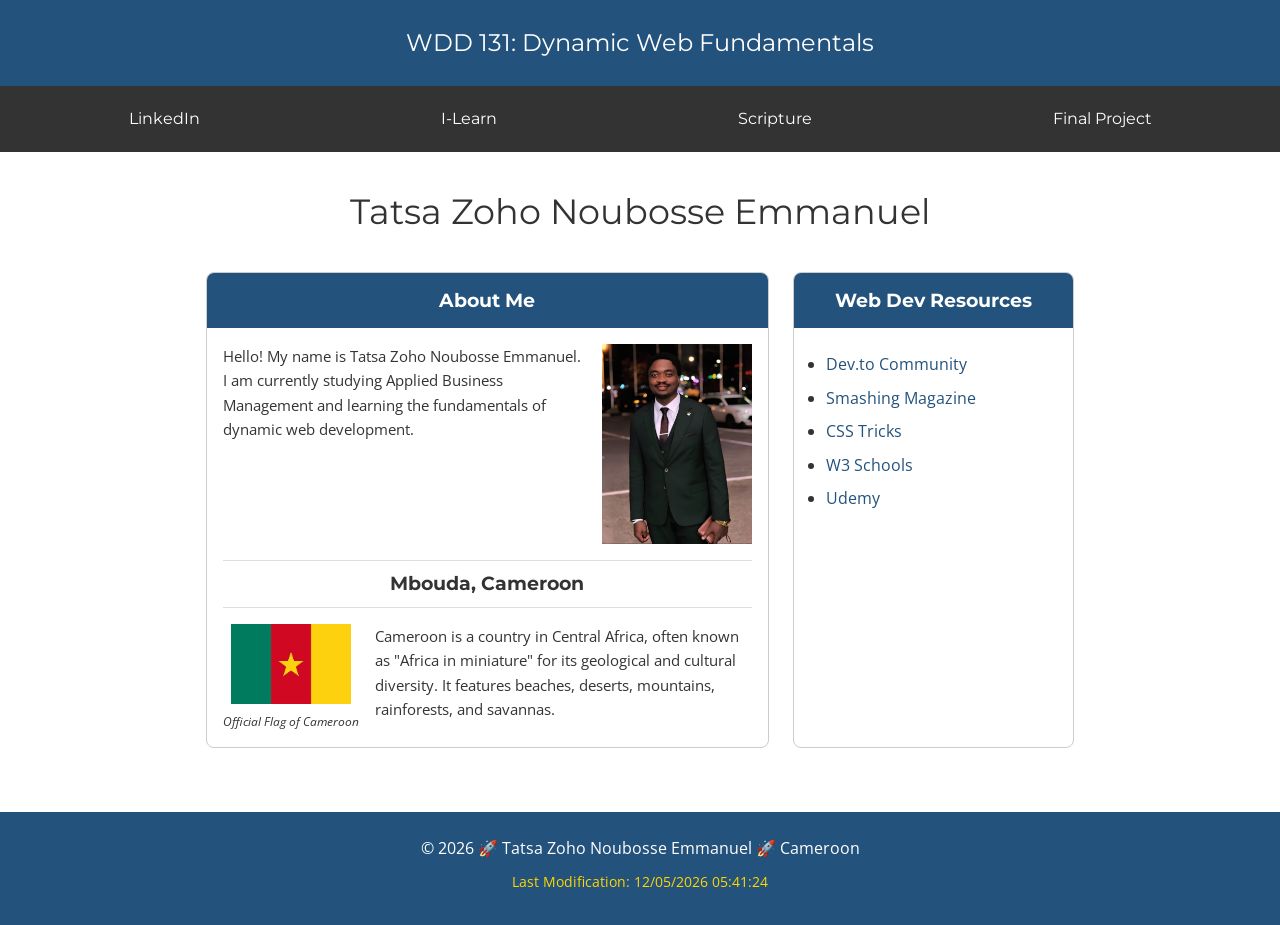
<file: index.html>
<!DOCTYPE html>
<html lang="en">
<head>
    <meta charset="UTF-8">
    <meta name="viewport" content="width=device-width, initial-scale=1.0">
    <title>WDD 131 - Dynamic Web Fundamentals - Tatsa Zoho Noubosse Emmanuel</title>
    <meta name="description" content="WDD 131 - Dynamic Web Fundamentals. Tatsa Zoho Noubosse Emmanuel. Course landing page demonstrating HTML, CSS, and JS fundamentals.">
    <meta name="author" content="Tatsa Zoho Noubosse Emmanuel">
    
    <!-- Google Fonts API -->
    <link rel="preconnect" href="https://fonts.googleapis.com">
    <link rel="preconnect" href="https://fonts.gstatic.com" crossorigin>
    <link href="https://fonts.googleapis.com/css2?family=Montserrat:wght@400;700&family=Open+Sans&display=swap" rel="stylesheet">
    
    <!-- Styles and Scripts -->
    <link rel="stylesheet" href="styles/base.css">
    <script src="scripts/getdates.js" defer></script>
</head>
<body>
    <header>
        <span id="course-title">WDD 131: Dynamic Web Fundamentals</span>
        <nav>
            <a href="https://www.linkedin.com/" target="_blank">LinkedIn</a>
            <a href="https://byupw.instructure.com/" target="_blank">I-Learn</a>
            <a href="https://www.churchofjesuschrist.org/study/scriptures/bofm/1-ne/3?lang=eng&id=p7#p7" target="_blank">Scripture</a>
            <a href="#">Final Project</a>
        </nav>
    </header>

    <main>
        <h1>Tatsa Zoho Noubosse Emmanuel</h1>
        
        <div class="card-grid">
            <!-- About Me Card -->
            <section class="card">
                <h2>About Me</h2>
                <div class="about-content">
                    <p>Hello! My name is Tatsa Zoho Noubosse Emmanuel. I am currently studying Applied Business Management and learning the fundamentals of dynamic web development.</p>
                    <img src="images/profile.jfif" alt="Profile picture of Tatsa Zoho Noubosse Emmanuel" width="150" height="200">
                </div>
                
                <h3>Mbouda, Cameroon</h3>
                <div class="country-info">
                    <div class="flag-container">
                        <img src="images/flag.jpg" alt="Flag of Cameroon" width="120" height="80">
                        <p class="caption">Official Flag of Cameroon</p>
                    </div>
                    <p>Cameroon is a country in Central Africa, often known as "Africa in miniature" for its geological and cultural diversity. It features beaches, deserts, mountains, rainforests, and savannas.</p>
                </div>
            </section>

            <!-- Web Dev Resources Card -->
            <section class="card">
                <h2>Web Dev Resources</h2>
                <ul>
                    <li><a href="https://dev.to/" target="_blank">Dev.to Community</a></li>
                    <li><a href="https://www.smashingmagazine.com/" target="_blank">Smashing Magazine</a></li>
                    <li><a href="https://css-tricks.com/" target="_blank">CSS Tricks</a></li>
                    <li><a href="https://www.w3schools.com/" target="_blank">W3 Schools</a></li>
                    <li><a href="https://www.udemy.com/" target="_blank">Udemy</a></li>
                </ul>
            </section>
        </div>
    </main>

    <footer>
        <p>&copy; <span id="currentyear"></span> 🚀 Tatsa Zoho Noubosse Emmanuel 🚀 Cameroon</p>
        <p id="lastModified"></p>
    </footer>
</body>
</html>
</file>
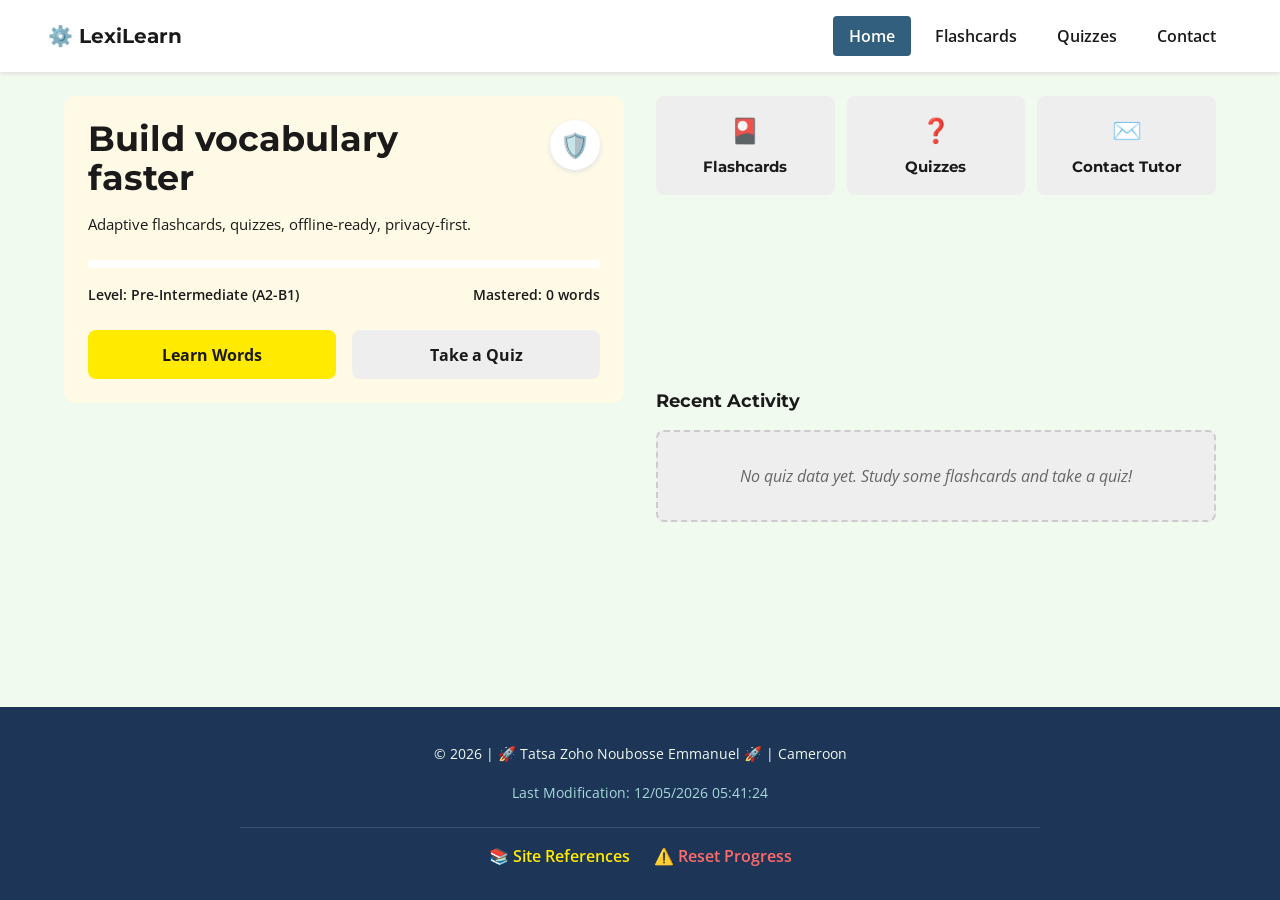
<file: project/index.html>
<!DOCTYPE html>
<html lang="en">
<head>
    <meta charset="UTF-8">
    <meta name="viewport" content="width=device-width, initial-scale=1.0">
    <title>LexiLearn - Interactive ESL Hub</title>
    <meta name="description" content="LexiLearn: Build conversational English vocabulary faster with interactive A2-B1 flashcards and quizzes.">
    <meta name="author" content="Tatsa Zoho Noubosse Emmanuel">
    
    <link rel="preconnect" href="https://fonts.googleapis.com">
    <link rel="preconnect" href="https://fonts.gstatic.com" crossorigin>
    <link href="https://fonts.googleapis.com/css2?family=Montserrat:wght@500;700&family=Open+Sans:wght@400;600&display=swap" rel="stylesheet">
    
    <link rel="stylesheet" href="styles/style.css">
    <script src="scripts/main.js" defer></script>
</head>
<body>
    <header>
        <div class="logo">
            <span class="icon">⚙️</span> LexiLearn
        </div>
        <button id="menu-btn" aria-label="Toggle Menu">☰</button>
        <nav id="main-nav" class="navigation">
            <a href="index.html" class="active">Home</a>
            <a href="study.html">Flashcards</a>
            <a href="quiz.html">Quizzes</a>
            <a href="contact.html">Contact</a>
        </nav>
    </header>

    <main>
        <section class="hero-card">
            <div class="hero-header">
                <h1>Build vocabulary faster</h1>
                <div class="shield-icon">🛡️</div>
            </div>
            <p class="subtitle">Adaptive flashcards, quizzes, offline-ready, privacy-first.</p>
            
            <div class="progress-bar">
                <div id="daily-progress" class="progress-fill"></div>
            </div>
            
            <div class="stats-row">
                <span>Level: Pre-Intermediate (A2-B1)</span>
                <span id="today-word-count">Mastered: 0 words</span>
            </div>

            <div class="action-buttons">
                <a href="study.html" class="btn primary-btn">Learn Words</a>
                <a href="quiz.html" class="btn secondary-btn">Take a Quiz</a>
            </div>
        </section>

        
        <section class="quick-links">
            <a href="study.html" class="link-card">
                <span class="card-icon">🎴</span>
                <h2>Flashcards</h2> 
            </a>
            <a href="quiz.html" class="link-card">
                <span class="card-icon">❓</span>
                <h2>Quizzes</h2> 
            </a>
            <a href="contact.html" class="link-card">
                <span class="card-icon">✉️</span>
                <h2>Contact Tutor</h2> 
            </a>
        </section>

        <section class="recent-sessions">
            <div class="section-header">
                <h2>Recent Activity</h2>
                <button id="see-all-btn" class="see-all">See all</button>
            </div>
            <div id="session-container"></div>
        </section>
    </main>

    <footer class="site-footer">
        <div class="footer-content">
            <p>&copy; <span id="currentyear"></span> | 🚀 Tatsa Zoho Noubosse Emmanuel 🚀 | Cameroon</p>
            <p id="lastModified" class="mod-date"></p>
            <div class="footer-actions">
                <a href="references.html" class="reference-link">📚 Site References</a>
                <button id="reset-btn" class="reset-link">⚠️ Reset Progress</button>
            </div>
        </div>
    </footer>
</body>
</html>
</file>
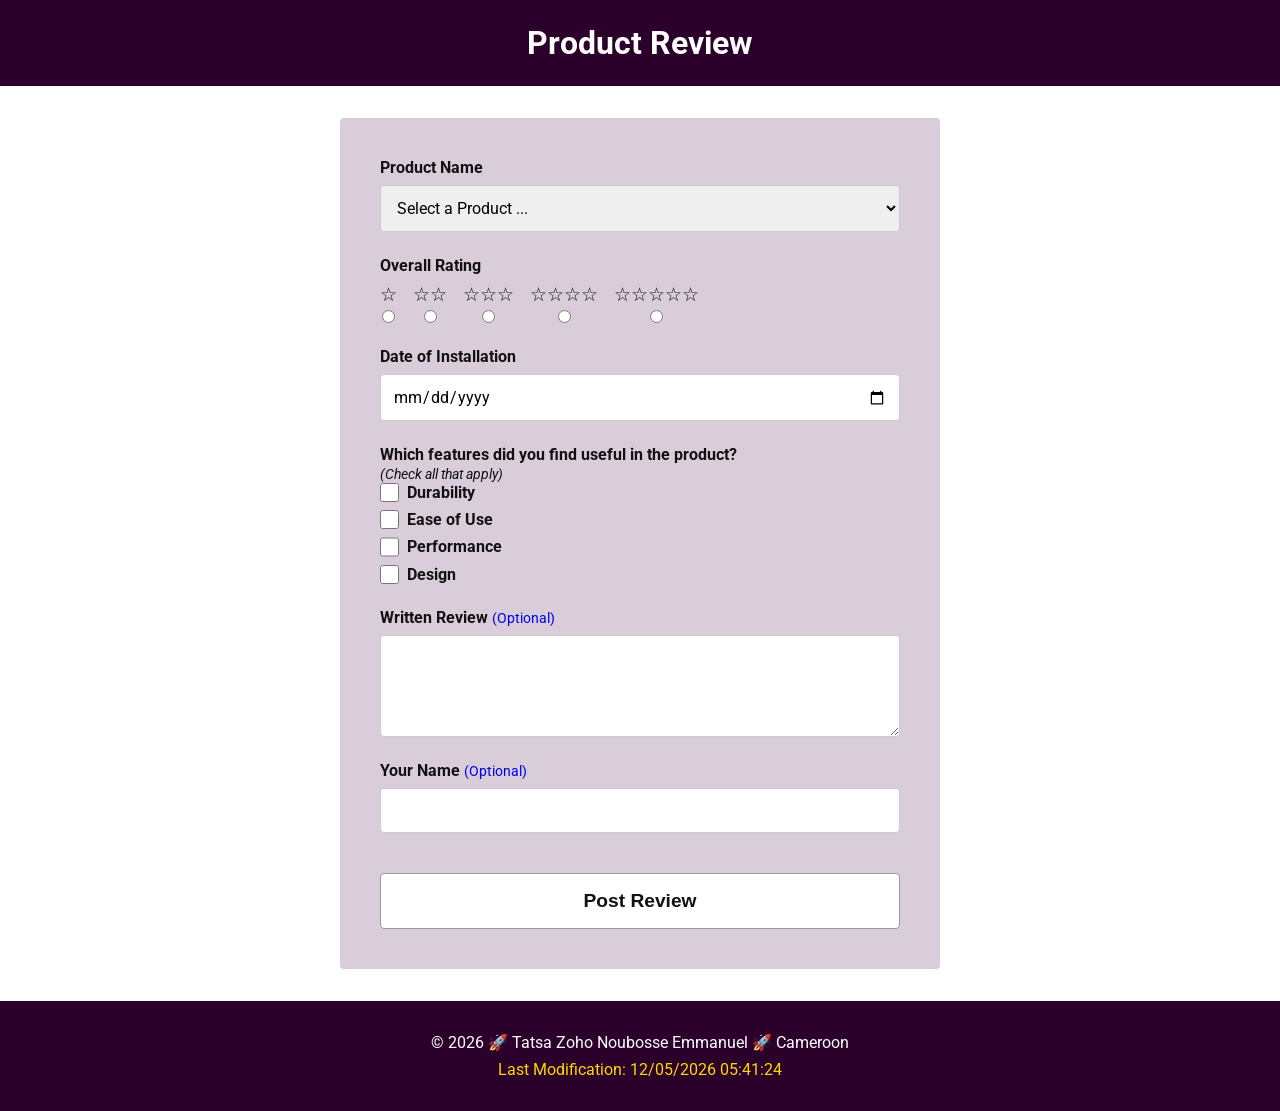
<file: form.html>
<!DOCTYPE html>
<html lang="en">
<head>
    <meta charset="UTF-8">
    <meta name="viewport" content="width=device-width, initial-scale=1.0">
    <title>WDD 131 - Product Review Form</title>
    <meta name="description" content="Product Review Form for WDD 131 Dynamic Web Fundamentals">
    <meta name="author" content="Tatsa Zoho Noubosse Emmanuel">
    
    <link rel="preconnect" href="https://fonts.googleapis.com">
    <link rel="preconnect" href="https://fonts.gstatic.com" crossorigin>
    <link href="https://fonts.googleapis.com/css2?family=Roboto:wght@400;700&display=swap" rel="stylesheet">
    
    <link rel="stylesheet" href="styles/form.css">
    <script src="scripts/form.js" defer></script>
</head>
<body>
    <header>
        <h1>Product Review</h1>
    </header>

    <main>
        <form method="get" action="review.html" class="review-form">
            
           
            <div class="form-group">
                <label for="product">Product Name</label>
                <select id="product" name="product" required>
                   
                    <option value="" disabled selected>Select a Product ...</option>
                </select>
            </div>

           
            <fieldset class="form-group rating-group">
                <legend>Overall Rating</legend>
                <div class="star-rating">
                   
                    <div class="star-wrapper">
                        <label for="rating1" class="star-label">☆</label>
                        <input type="radio" id="rating1" name="rating" value="1" required>
                    </div>
                    <div class="star-wrapper">
                        <label for="rating2" class="star-label">☆☆</label>
                        <input type="radio" id="rating2" name="rating" value="2" required>
                    </div>
                    <div class="star-wrapper">
                        <label for="rating3" class="star-label">☆☆☆</label>
                        <input type="radio" id="rating3" name="rating" value="3" required>
                    </div>
                    <div class="star-wrapper">
                        <label for="rating4" class="star-label">☆☆☆☆</label>
                        <input type="radio" id="rating4" name="rating" value="4" required>
                    </div>
                    <div class="star-wrapper">
                        <label for="rating5" class="star-label">☆☆☆☆☆</label>
                        <input type="radio" id="rating5" name="rating" value="5" required>
                    </div>
                </div>
            </fieldset>

            
            <div class="form-group">
                <label for="date">Date of Installation</label>
                <input type="date" id="date" name="date" required>
            </div>

          
            <fieldset class="form-group features-group">
                <legend>Which features did you find useful in the product?<br><span class="subtitle">(Check all that apply)</span></legend>
                
              
                <div class="checkbox-wrapper">
                    <input type="checkbox" id="feature-durability" name="features" value="durability">
                    <label for="feature-durability">Durability</label>
                </div>
                <div class="checkbox-wrapper">
                    <input type="checkbox" id="feature-ease" name="features" value="ease">
                    <label for="feature-ease">Ease of Use</label>
                </div>
                <div class="checkbox-wrapper">
                    <input type="checkbox" id="feature-performance" name="features" value="performance">
                    <label for="feature-performance">Performance</label>
                </div>
                <div class="checkbox-wrapper">
                    <input type="checkbox" id="feature-design" name="features" value="design">
                    <label for="feature-design">Design</label>
                </div>
            </fieldset>

           
            <div class="form-group">
                <label for="review">Written Review <span class="optional">(Optional)</span></label>
                <textarea id="review" name="review" rows="4"></textarea>
            </div>

            <div class="form-group">
                <label for="username">Your Name <span class="optional">(Optional)</span></label>
                <input type="text" id="username" name="username">
            </div>

            <div class="form-group">
                <input type="submit" value="Post Review" class="submit-btn">
            </div>

        </form>
    </main>

    <footer>
        <p>&copy; <span id="currentyear"></span> 🚀 Tatsa Zoho Noubosse Emmanuel 🚀 Cameroon</p>
        <p id="lastModified"></p>
    </footer>
</body>
</html>
</file>
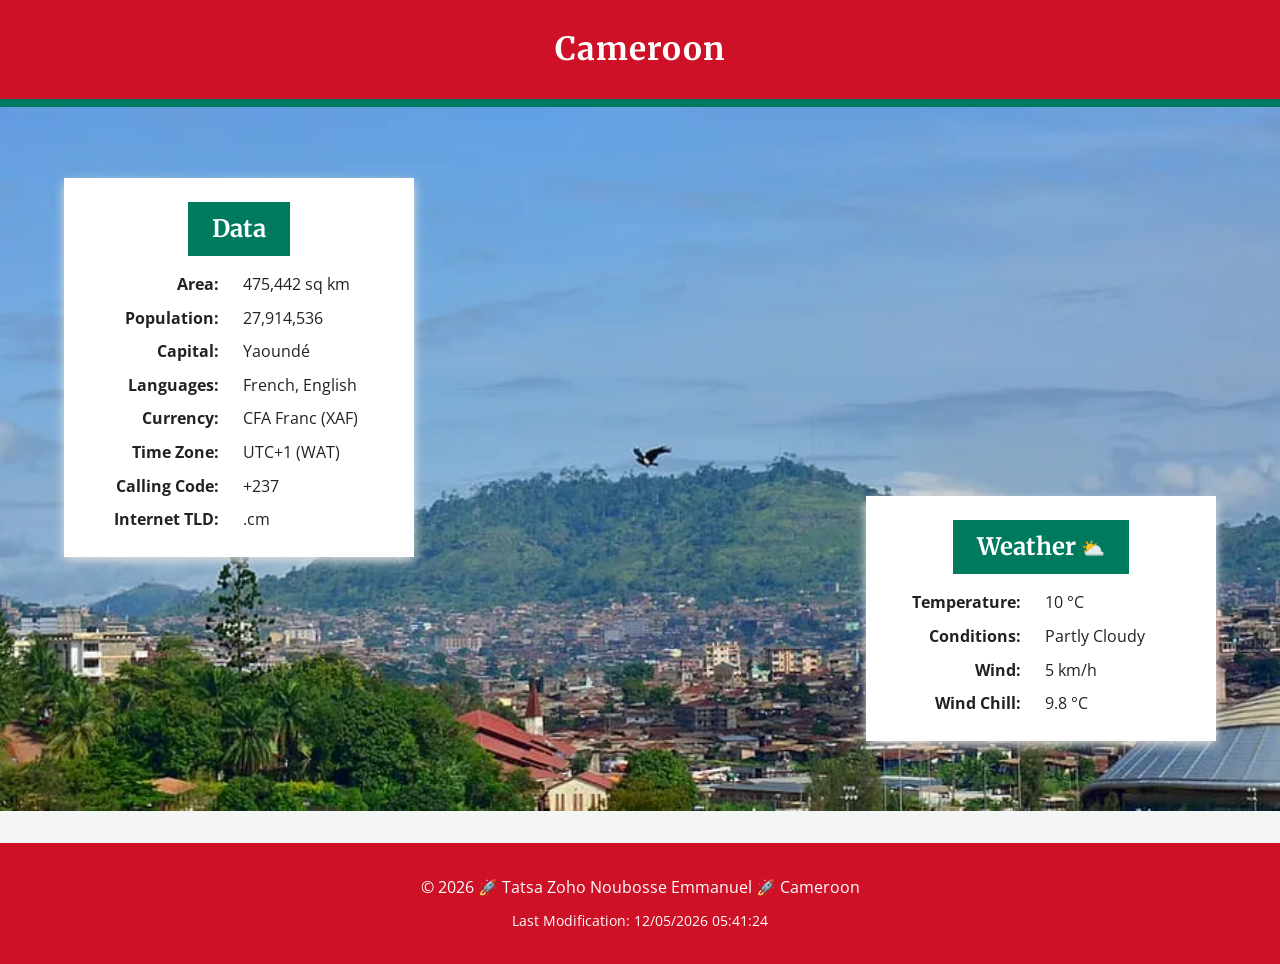
<file: place.html>
<!DOCTYPE html>
<html lang="en">
<head>
    <meta charset="UTF-8">
    <meta name="viewport" content="width=device-width, initial-scale=1.0">
    <title>WDD 131 - Cameroon</title>
    <meta name="description" content="Country page for Cameroon, WDD 131 Dynamic Web Fundamentals">
    <meta name="author" content="Tatsa Zoho Noubosse Emmanuel">
    
    <!-- Google Fonts -->
    <link rel="preconnect" href="https://fonts.googleapis.com">
    <link rel="preconnect" href="https://fonts.gstatic.com" crossorigin>
    <link href="https://fonts.googleapis.com/css2?family=Merriweather:wght@400;700&family=Open+Sans&display=swap" rel="stylesheet">
    
    <!-- CSS and JS -->
    <link rel="stylesheet" href="styles/place.css">
    <script src="scripts/place.js" defer></script>
</head>
<body>
    <header>
        <h1>Cameroon</h1>
    </header>

    <main>
        <div class="hero-container">
            <!-- Responsive Images using srcset -->
            <picture>
                <source media="(min-width: 768px)" srcset="images/cameroon-large.webp">
                <img src="images/cameroon-small.webp" alt="Beautiful landscape of Cameroon" width="500" height="300" loading="lazy">
            </picture>

            <!-- Data Section -->
            <section class="info-card data-card">
                <h2>Data</h2>
                <dl class="grid-list">
                    <dt>Area:</dt>
                    <dd>475,442 sq km</dd>
                    <dt>Population:</dt>
                    <dd>27,914,536</dd>
                    <dt>Capital:</dt>
                    <dd>Yaoundé</dd>
                    <dt>Languages:</dt>
                    <dd>French, English</dd>
                    <dt>Currency:</dt>
                    <dd>CFA Franc (XAF)</dd>
                    <dt>Time Zone:</dt>
                    <dd>UTC+1 (WAT)</dd>
                    <dt>Calling Code:</dt>
                    <dd>+237</dd>
                    <dt>Internet TLD:</dt>
                    <dd>.cm</dd>
                </dl>
            </section>

            <!-- Weather Section -->
            <section class="info-card weather-card">
                <h2 class="weather-title">Weather</h2>
                
                <!-- SVG Icon (Mobile Only) -->
                <div class="weather-icon-svg">
                    <svg aria-hidden="true" xmlns="http://www.w3.org/2000/svg" width="64" height="64" viewBox="0 0 24 24" fill="none" stroke="#333" stroke-width="2" stroke-linecap="round" stroke-linejoin="round">
                        <circle cx="12" cy="12" r="5"></circle>
                        <line x1="12" y1="1" x2="12" y2="3"></line>
                        <line x1="12" y1="21" x2="12" y2="23"></line>
                        <line x1="4.22" y1="4.22" x2="5.64" y2="5.64"></line>
                        <line x1="18.36" y1="18.36" x2="19.78" y2="19.78"></line>
                        <line x1="1" y1="12" x2="3" y2="12"></line>
                        <line x1="21" y1="12" x2="23" y2="12"></line>
                        <line x1="4.22" y1="19.78" x2="5.64" y2="18.36"></line>
                        <line x1="18.36" y1="5.64" x2="19.78" y2="4.22"></line>
                    </svg>
                </div>

                <dl class="grid-list">
                    <dt>Temperature:</dt>
                    <dd><span id="temperature">10</span> °C</dd>
                    <dt>Conditions:</dt>
                    <dd>Partly Cloudy</dd>
                    <dt>Wind:</dt>
                    <dd><span id="windspeed">5</span> km/h</dd>
                    <dt>Wind Chill:</dt>
                    <dd><span id="windchill"></span></dd>
                </dl>
            </section>
        </div>
    </main>

    <footer>
        <p>&copy; <span id="currentyear"></span> 🚀 Tatsa Zoho Noubosse Emmanuel 🚀 Cameroon</p>
        <p id="lastModified"></p>
    </footer>
</body>
</html>
</file>
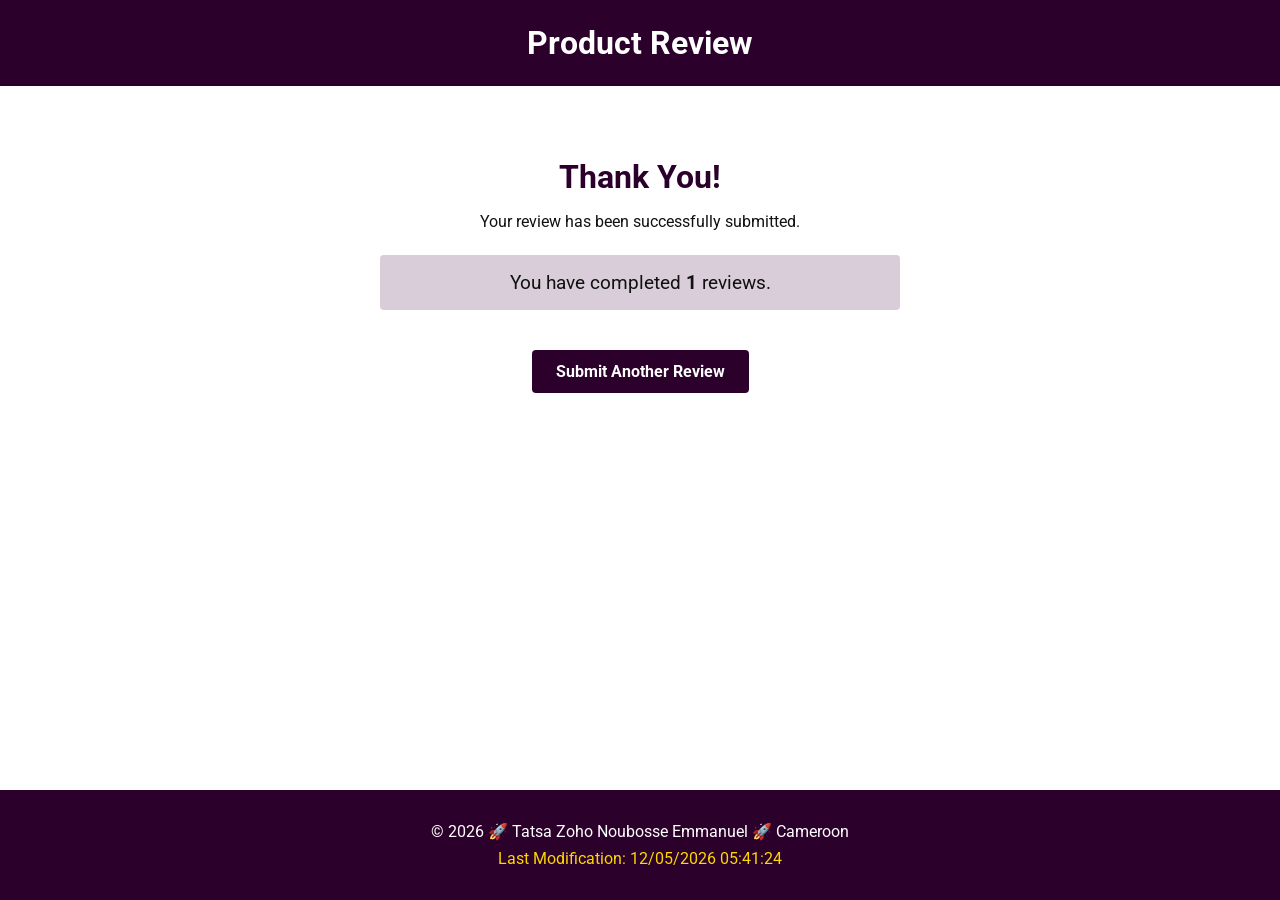
<file: review.html>
<!DOCTYPE html>
<html lang="en">
<head>
    <meta charset="UTF-8">
    <meta name="viewport" content="width=device-width, initial-scale=1.0">
    <title>WDD 131 - Review Confirmation</title>
    <meta name="description" content="Review Confirmation Page for WDD 131 Dynamic Web Fundamentals">
    <meta name="author" content="Tatsa Zoho Noubosse Emmanuel">
    
    <link rel="preconnect" href="https://fonts.googleapis.com">
    <link rel="preconnect" href="https://fonts.gstatic.com" crossorigin>
    <link href="https://fonts.googleapis.com/css2?family=Roboto:wght@400;700&display=swap" rel="stylesheet">
    
    <link rel="stylesheet" href="styles/form.css">
    
    <script src="scripts/review.js" defer></script>
</head>
<body>
    <header>
        <h1>Product Review</h1>
    </header>

    <main class="confirmation-container">
        <h2>Thank You!</h2>
        <p>Your review has been successfully submitted.</p>
        
        <p class="review-counter">You have completed <strong id="review-count">0</strong> reviews.</p>
        <a href="form.html" class="return-link">Submit Another Review</a>
    </main>

    <footer>
        <p>&copy; <span id="currentyear"></span> 🚀 Tatsa Zoho Noubosse Emmanuel 🚀 Cameroon</p>
        <p id="lastModified"></p>
    </footer>
</body>
</html>
</file>
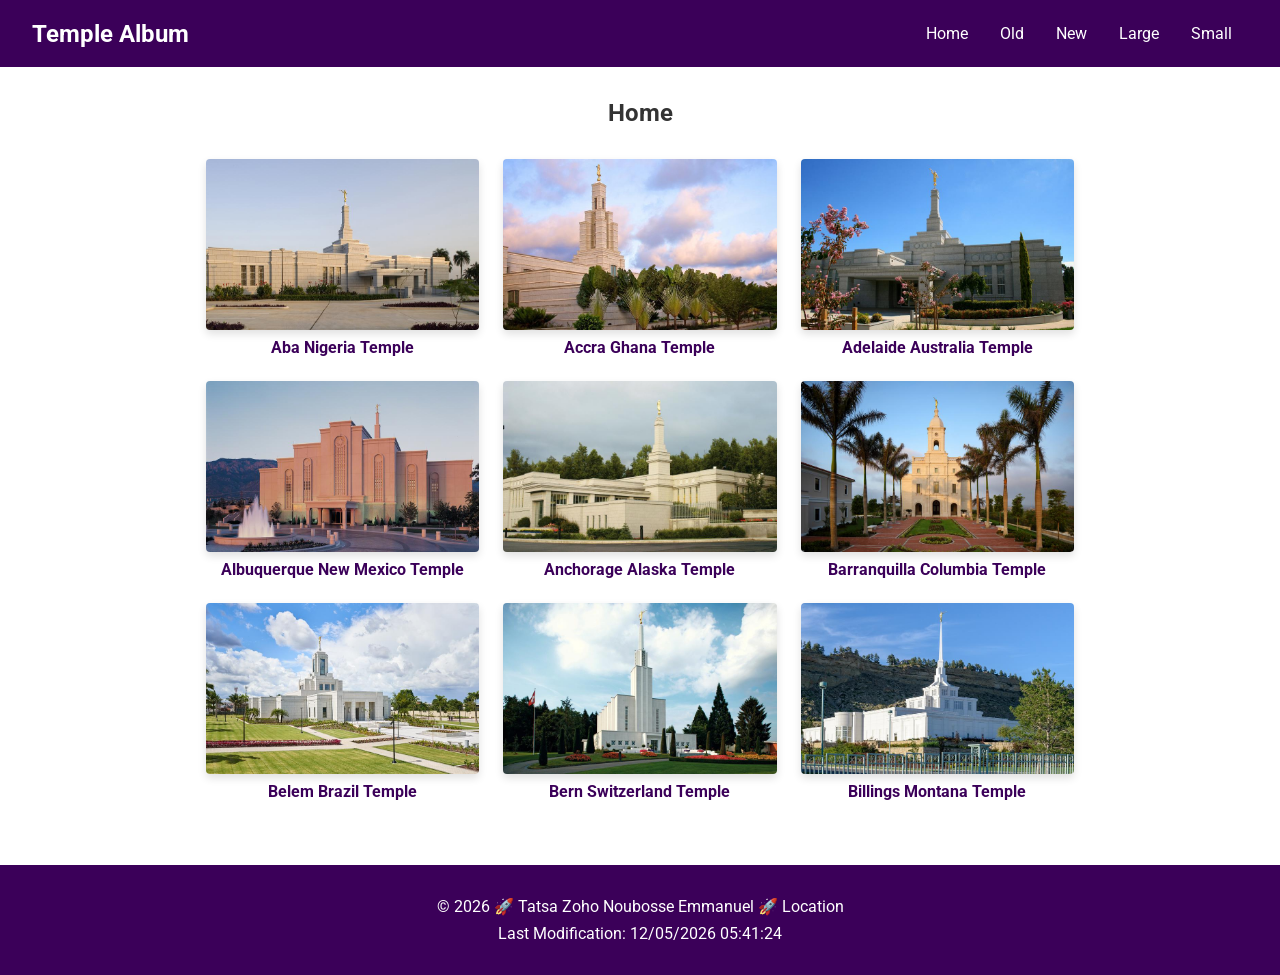
<file: temples.html>
<!DOCTYPE html>
<html lang="en">
<head>
    <meta charset="UTF-8">
    <meta name="viewport" content="width=device-width, initial-scale=1.0">
    <title>WDD 131 - Temple Album</title>
    <meta name="description" content="Temple Album page for WDD 131 Dynamic Web Fundamentals">
    <meta name="author" content="Tatsa Zoho Noubosse Emmanuel">
    
    <link rel="preconnect" href="https://fonts.googleapis.com">
    <link rel="preconnect" href="https://fonts.gstatic.com" crossorigin>
    <link href="https://fonts.googleapis.com/css2?family=Roboto:wght@400;700&display=swap" rel="stylesheet">
    
    <link rel="stylesheet" href="styles/temples.css">
    <link rel="stylesheet" href="styles/temples-large.css">
    
    <script src="scripts/temples.js" defer></script>
</head>
<body>
    <header>
        <h1>Temple Album</h1>
        <button id="menu" aria-label="Menu"></button>
        <nav>
            <ul class="navigation">
                <li><a href="#" class="active">Home</a></li>
                <li><a href="#">Old</a></li>
                <li><a href="#">New</a></li>
                <li><a href="#">Large</a></li>
                <li><a href="#">Small</a></li>
            </ul>
        </nav>
    </header>

    <main>
        <h2>Home</h2>
        <div class="res-grid">
            <figure>
                <img src="images/aba_nigeria_temple.jpg" alt="Aba Nigeria Temple" loading="lazy" width="400" height="250">
                <figcaption>Aba Nigeria Temple</figcaption>
            </figure>
            <figure>
                <img src="images/accra_ghana_temple.jpg" alt="Accra Ghana Temple" loading="lazy" width="400" height="250">
                <figcaption>Accra Ghana Temple</figcaption>
            </figure>
            <figure>
                <img src="images/adelaide_australia_temple.jpg" alt="Adelaide Australia Temple" loading="lazy" width="400" height="250">
                <figcaption>Adelaide Australia Temple</figcaption>
            </figure>
            <figure>
                <img src="images/albuquerque_temple.jpg" alt="Albuquerque New Mexico Temple" loading="lazy" width="400" height="250">
                <figcaption>Albuquerque New Mexico Temple</figcaption>
            </figure>
            <figure>
                <img src="images/anchorage_alaska_temple.jpg" alt="Anchorage Alaska Temple" loading="lazy" width="400" height="250">
                <figcaption>Anchorage Alaska Temple</figcaption>
            </figure>
            <figure>
                <img src="images/barranquilla_temple.jpg" alt="Barranquilla Columbia Temple" loading="lazy" width="400" height="250">
                <figcaption>Barranquilla Columbia Temple</figcaption>
            </figure>
            <figure>
                <img src="images/belem_brazil_temple.jpg" alt="Belem Brazil Temple" loading="lazy" width="400" height="250">
                <figcaption>Belem Brazil Temple</figcaption>
            </figure>
            <figure>
                <img src="images/bern_switzerland_temple.jpg" alt="Bern Switzerland Temple" loading="lazy" width="400" height="250">
                <figcaption>Bern Switzerland Temple</figcaption>
            </figure>
            <figure>
                <img src="images/billings_montana_temple.jpg" alt="Billings Montana Temple" loading="lazy" width="400" height="250">
                <figcaption>Billings Montana Temple</figcaption>
            </figure>
        </div>
    </main>

    <footer>
        <p>&copy; <span id="currentyear"></span> 🚀 Tatsa Zoho Noubosse Emmanuel 🚀 Location</p>
        <p id="lastModified"></p>
    </footer>
</body>
</html>
</file>
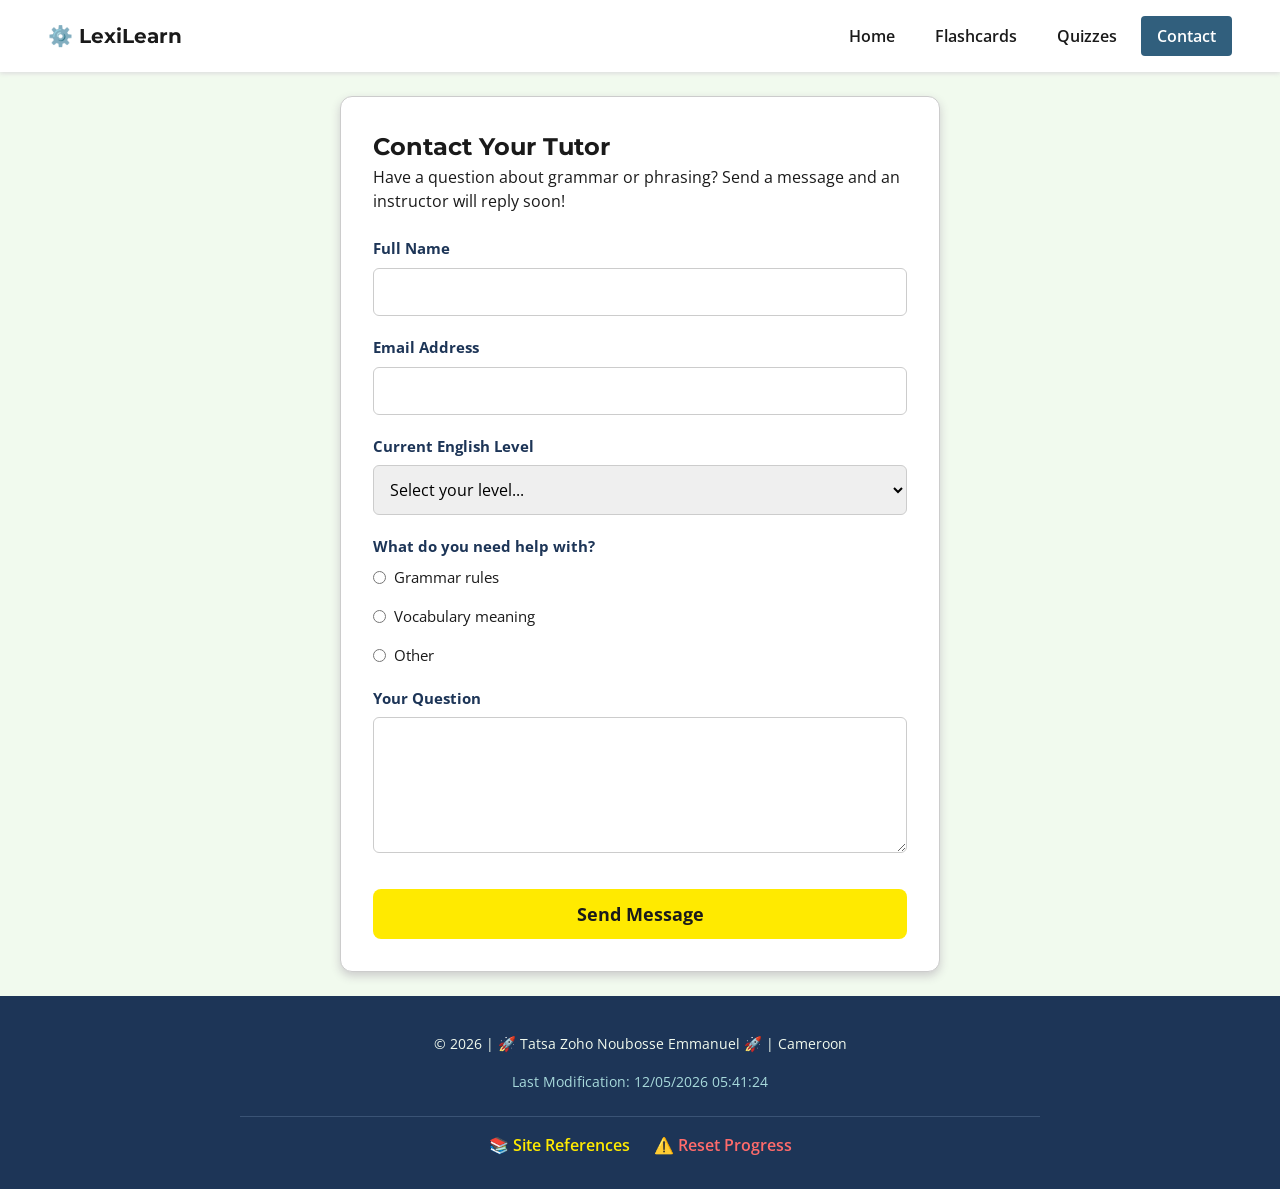
<file: project/contact.html>
<!DOCTYPE html>
<html lang="en">
<head>
    <meta charset="UTF-8">
    <meta name="viewport" content="width=device-width, initial-scale=1.0">
    <title>Contact Tutor - LexiLearn</title>
    <meta name="description" content="Contact a LexiLearn ESL tutor for help with vocabulary, grammar, or phrasing.">
    <meta name="author" content="Tatsa Zoho Noubosse Emmanuel">
    
    <link rel="preconnect" href="https://fonts.googleapis.com">
    <link rel="preconnect" href="https://fonts.gstatic.com" crossorigin>
    <link href="https://fonts.googleapis.com/css2?family=Montserrat:wght@500;700&family=Open+Sans:wght@400;600&display=swap" rel="stylesheet">
    
    <link rel="stylesheet" href="styles/style.css">
    <script src="scripts/main.js" defer></script>
</head>
<body>
    <header>
        <div class="logo">
            <span class="icon">⚙️</span> LexiLearn
        </div>
        <button id="menu-btn" aria-label="Toggle Menu">☰</button>
        <nav id="main-nav" class="navigation">
            <a href="index.html">Home</a>
            <a href="study.html">Flashcards</a>
            <a href="quiz.html">Quizzes</a>
            <a href="contact.html" class="active">Contact</a>
        </nav>
    </header>

    <main class="contact-main">
        <section class="form-container">
            <h2>Contact Your Tutor</h2>
            <p style="margin-bottom: 1.5rem;">Have a question about grammar or phrasing? Send a message and an instructor will reply soon!</p>
            
            <!-- Added id="contact-form" and removed the action attribute -->
            <form id="contact-form" class="contact-form">
                
                <div class="form-group">
                    <label for="fullname">Full Name</label>
                    <input type="text" id="fullname" name="fullname" required>
                </div>

                <div class="form-group">
                    <label for="email">Email Address</label>
                    <input type="email" id="email" name="email" required>
                </div>

                <div class="form-group">
                    <label for="level">Current English Level</label>
                    <select id="level" name="level" required>
                        <option value="" disabled selected>Select your level...</option>
                        <option value="beginner">Beginner (A1)</option>
                        <option value="pre-intermediate">Pre-Intermediate (A2-B1)</option>
                        <option value="intermediate">Intermediate (B2)</option>
                        <option value="advanced">Advanced (C1-C2)</option>
                    </select>
                </div>

                <fieldset class="form-group">
                    <legend>What do you need help with?</legend>
                    <div class="radio-wrapper">
                        <input type="radio" id="help-grammar" name="help-topic" value="grammar" required>
                        <label for="help-grammar">Grammar rules</label>
                    </div>
                    <div class="radio-wrapper">
                        <input type="radio" id="help-vocab" name="help-topic" value="vocabulary" required>
                        <label for="help-vocab">Vocabulary meaning</label>
                    </div>
                    <div class="radio-wrapper">
                        <input type="radio" id="help-other" name="help-topic" value="other" required>
                        <label for="help-other">Other</label>
                    </div>
                </fieldset>

                <div class="form-group">
                    <label for="message">Your Question</label>
                    <textarea id="message" name="message" rows="5" required></textarea>
                </div>

                <button type="submit" class="btn primary-btn submit-btn">Send Message</button>
            </form>

            <!-- Success Message (Hidden by default) -->
            <div id="form-success-msg" class="completion-card hidden" style="margin-top: 1rem; border-color: #2ecc71;">
                <h2 style="color: #2ecc71;">Message Sent! ✉️</h2>
                <p>Your question has been securely routed to your instructor.</p>
            </div>
        </section>
    </main>

    <footer class="site-footer">
        <div class="footer-content">
            <p>&copy; <span id="currentyear"></span> | 🚀 Tatsa Zoho Noubosse Emmanuel 🚀 | Cameroon</p>
            <p id="lastModified" class="mod-date"></p>
            <div class="footer-actions">
                <a href="references.html" class="reference-link">📚 Site References</a>
                <button id="reset-btn" class="reset-link">⚠️ Reset Progress</button>
            </div>
        </div>
    </footer>
</body>
</html>
</file>
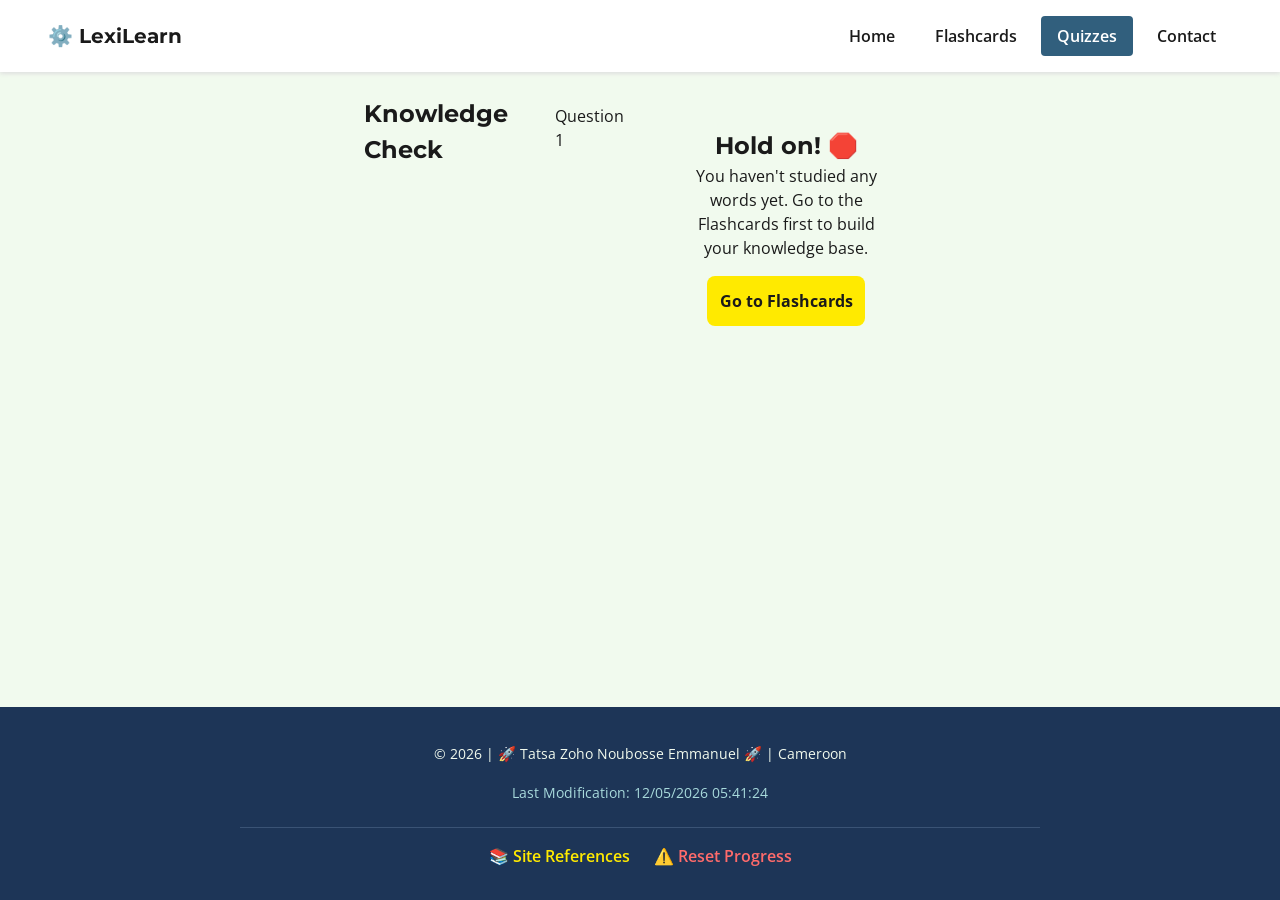
<file: project/quiz.html>
<!DOCTYPE html>
<html lang="en">
<head>
    <meta charset="UTF-8">
    <meta name="viewport" content="width=device-width, initial-scale=1.0">
    <title>Quiz - LexiLearn</title>
    <link rel="preconnect" href="https://fonts.googleapis.com">
    <link rel="preconnect" href="https://fonts.gstatic.com" crossorigin>
    <link href="https://fonts.googleapis.com/css2?family=Montserrat:wght@500;700&family=Open+Sans:wght@400;600&display=swap" rel="stylesheet">
    <link rel="stylesheet" href="styles/style.css">
    <script src="scripts/main.js" defer></script>
</head>
<body>
    <header>
        <div class="logo"><span class="icon">⚙️</span> LexiLearn</div>
        <button id="menu-btn" aria-label="Toggle Menu">☰</button>
        <nav id="main-nav" class="navigation">
            <a href="index.html">Home</a>
            <a href="study.html">Flashcards</a>
            <a href="quiz.html" class="active">Quizzes</a>
            <a href="contact.html">Contact</a>
        </nav>
    </header>

    <main class="practice-main">
        <div class="practice-header">
            <h1>Knowledge Check</h1>
            <p id="quiz-counter">Question 1</p>
        </div>

        <!-- Warning if they try to quiz before studying -->
        <div id="quiz-warning" class="hidden" style="text-align: center; padding: 2rem;">
            <h2>Hold on! 🛑</h2>
            <p>You haven't studied any words yet. Go to the Flashcards first to build your knowledge base.</p>
            <a href="study.html" class="btn primary-btn" style="display: inline-block; margin-top: 1rem;">Go to Flashcards</a>
        </div>

        <div id="quiz-container" class="flashcard">
            <!-- JS will inject the question and multiple choice buttons here -->
        </div>

        <div id="quiz-completion" class="completion-card hidden">
            <h2>Quiz Complete! 🎉</h2>
            <p id="final-score-text">You got 0 out of 0 correct.</p>
            <div class="action-buttons" style="margin-top: 1.5rem;">
                <a href="index.html" class="btn secondary-btn">Dashboard</a>
                <button id="btn-restart-quiz" class="btn primary-btn">Quiz Again</button>
            </div>
        </div>
    </main>

    <footer class="site-footer">
        <div class="footer-content">
            <p>&copy; <span id="currentyear"></span> | 🚀 Tatsa Zoho Noubosse Emmanuel 🚀 | Cameroon</p>
            <p id="lastModified" class="mod-date"></p>
            <div class="footer-actions">
                <a href="references.html" class="reference-link">📚 Site References</a>
                <button id="reset-btn" class="reset-link">⚠️ Reset Progress</button>
            </div>
        </div>
    </footer>
</body>
</html>
</file>
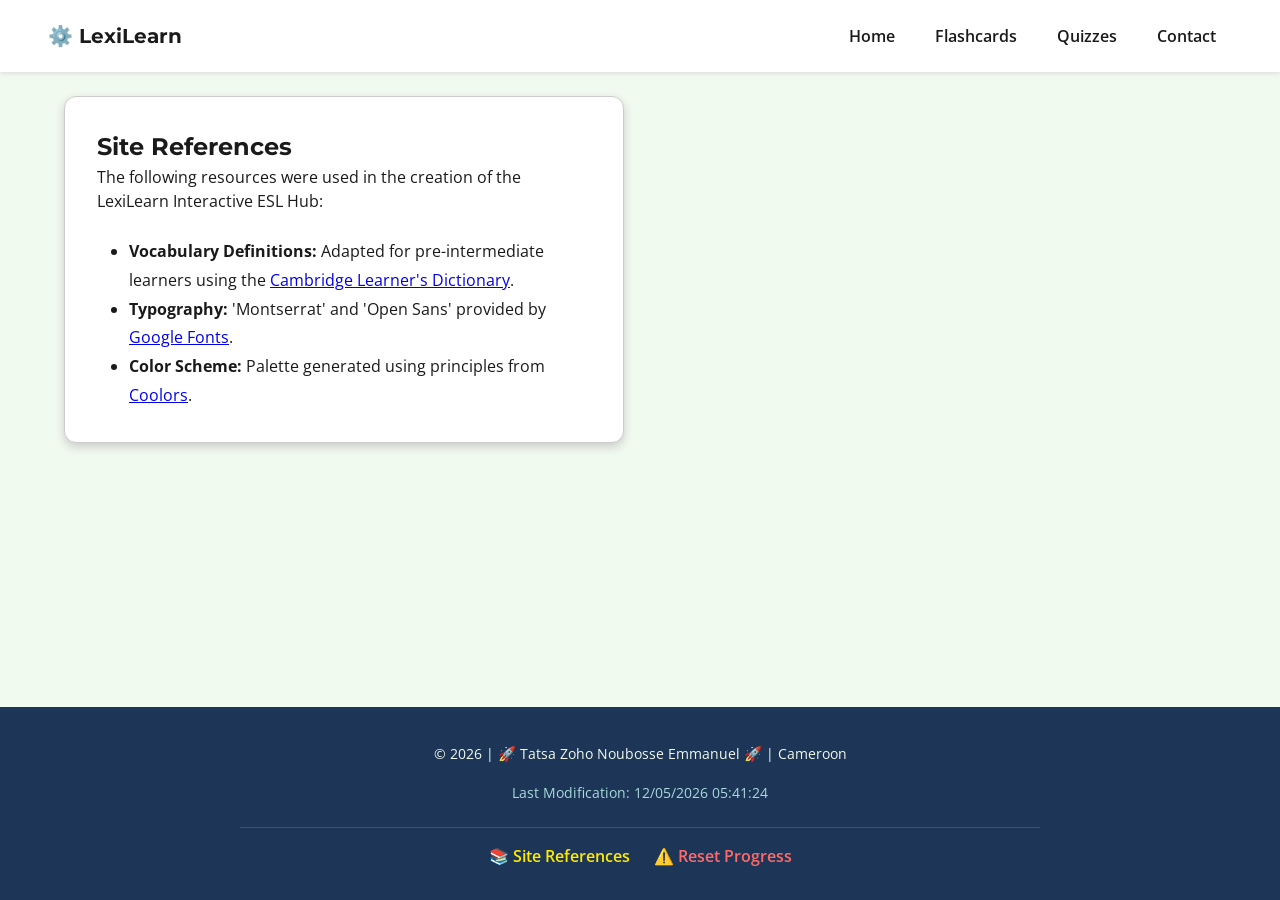
<file: project/references.html>
<!DOCTYPE html>
<html lang="en">
<head>
    <meta charset="UTF-8">
    <meta name="viewport" content="width=device-width, initial-scale=1.0">
    <title>Site References - LexiLearn</title>
    <link rel="preconnect" href="https://fonts.googleapis.com">
    <link rel="preconnect" href="https://fonts.gstatic.com" crossorigin>
    <link href="https://fonts.googleapis.com/css2?family=Montserrat:wght@500;700&family=Open+Sans:wght@400;600&display=swap" rel="stylesheet">
    <link rel="stylesheet" href="styles/style.css">
    <script src="scripts/main.js" defer></script>
</head>
<body>
    <header>
        <div class="logo">
            <span class="icon">⚙️</span> LexiLearn
        </div>
        <button id="menu-btn" aria-label="Toggle Menu">☰</button>
        <nav id="main-nav" class="navigation">
            <a href="index.html">Home</a>
            <a href="study.html">Flashcards</a>
            <a href="quiz.html">Quizzes</a>
            <a href="contact.html">Contact</a>
        </nav>
    </header>

    <main>
        <section class="form-container" style="margin: 0 auto;">
            <h2>Site References</h2>
            <p>The following resources were used in the creation of the LexiLearn Interactive ESL Hub:</p>
            <ul style="margin-top: 1.5rem; margin-left: 2rem; line-height: 1.8;">
                <li><strong>Vocabulary Definitions:</strong> Adapted for pre-intermediate learners using the <a href="https://dictionary.cambridge.org/" target="_blank">Cambridge Learner's Dictionary</a>.</li>
                <li><strong>Typography:</strong> 'Montserrat' and 'Open Sans' provided by <a href="https://fonts.google.com/" target="_blank">Google Fonts</a>.</li>
                <li><strong>Color Scheme:</strong> Palette generated using principles from <a href="https://coolors.co/" target="_blank">Coolors</a>.</li>
            </ul>
        </section>
    </main>

    <footer class="site-footer">
        <div class="footer-content">
            <p>&copy; <span id="currentyear"></span> | 🚀 Tatsa Zoho Noubosse Emmanuel 🚀 | Cameroon</p>
            <p id="lastModified" class="mod-date"></p>
            <div class="footer-actions">
                <a href="references.html" class="reference-link">📚 Site References</a>
                <button id="reset-btn" class="reset-link">⚠️ Reset Progress</button>
            </div>
        </div>
    </footer>
</body>
</html>
</file>
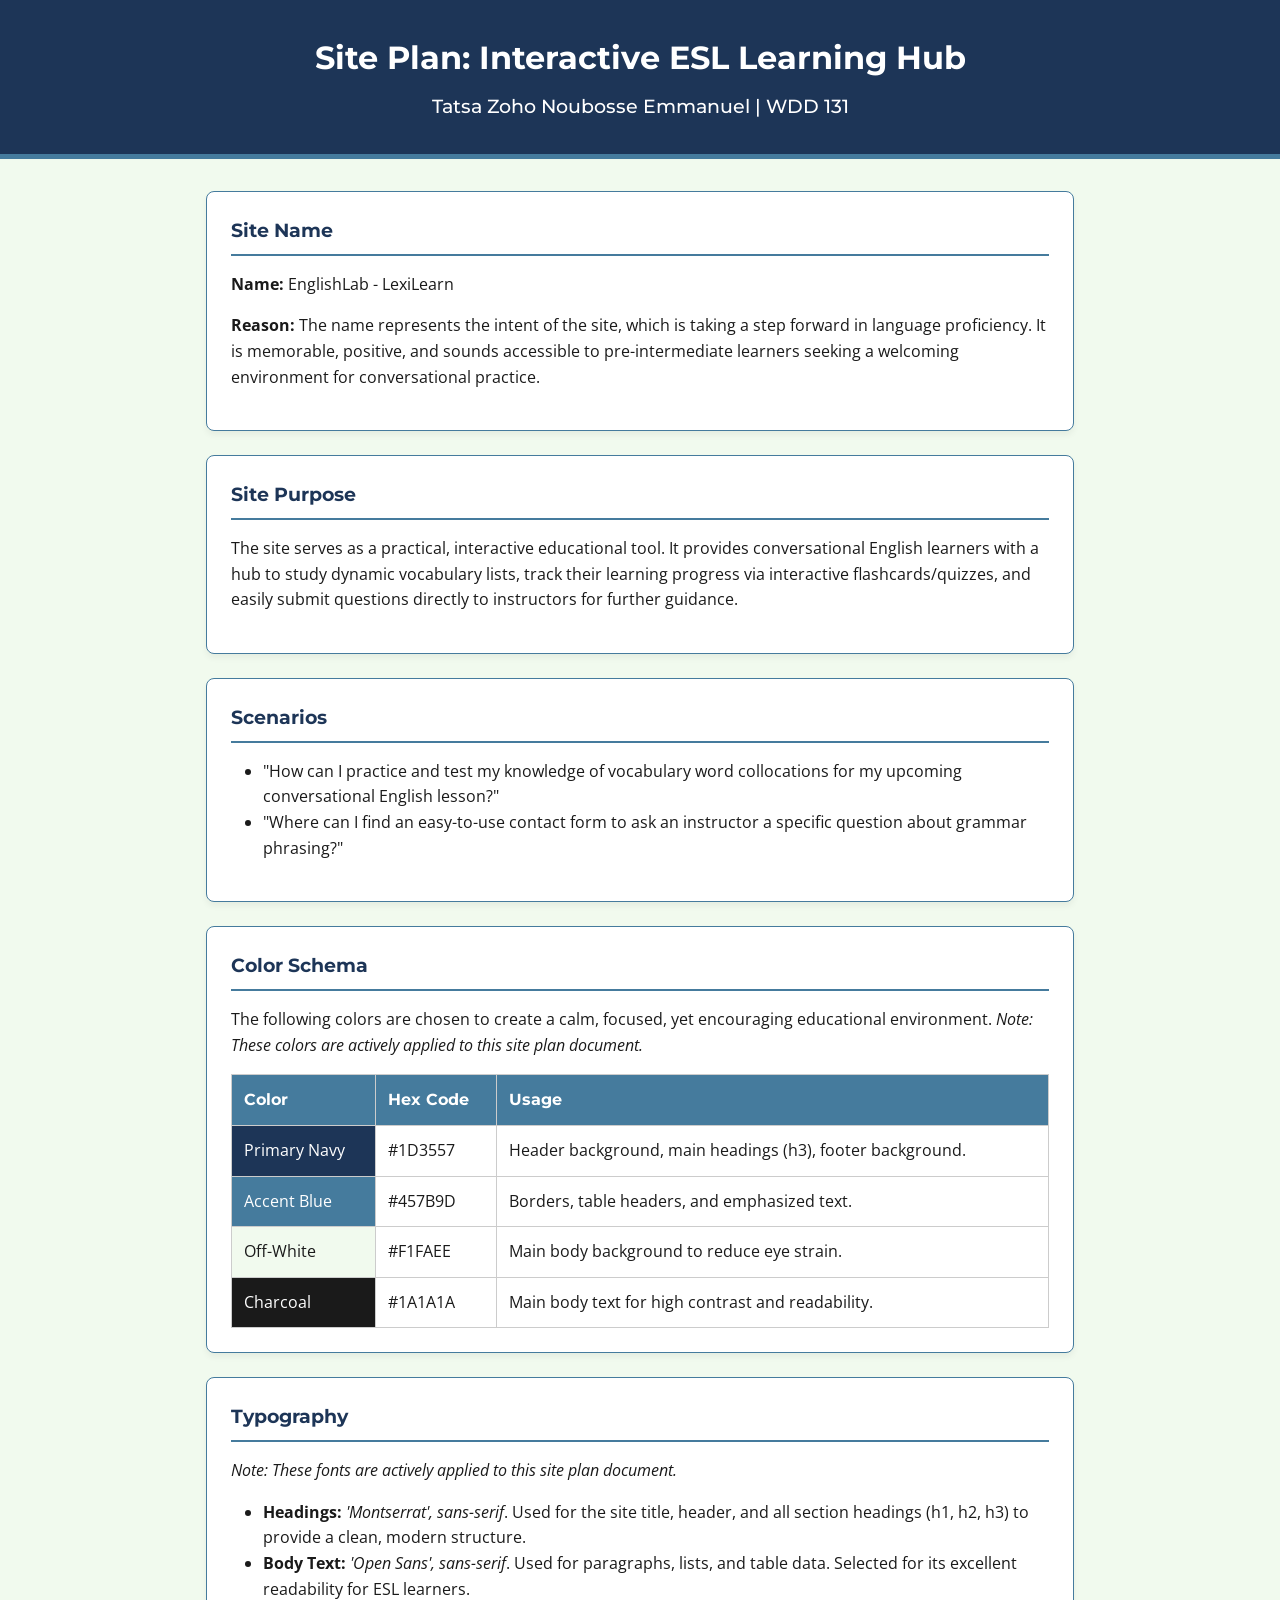
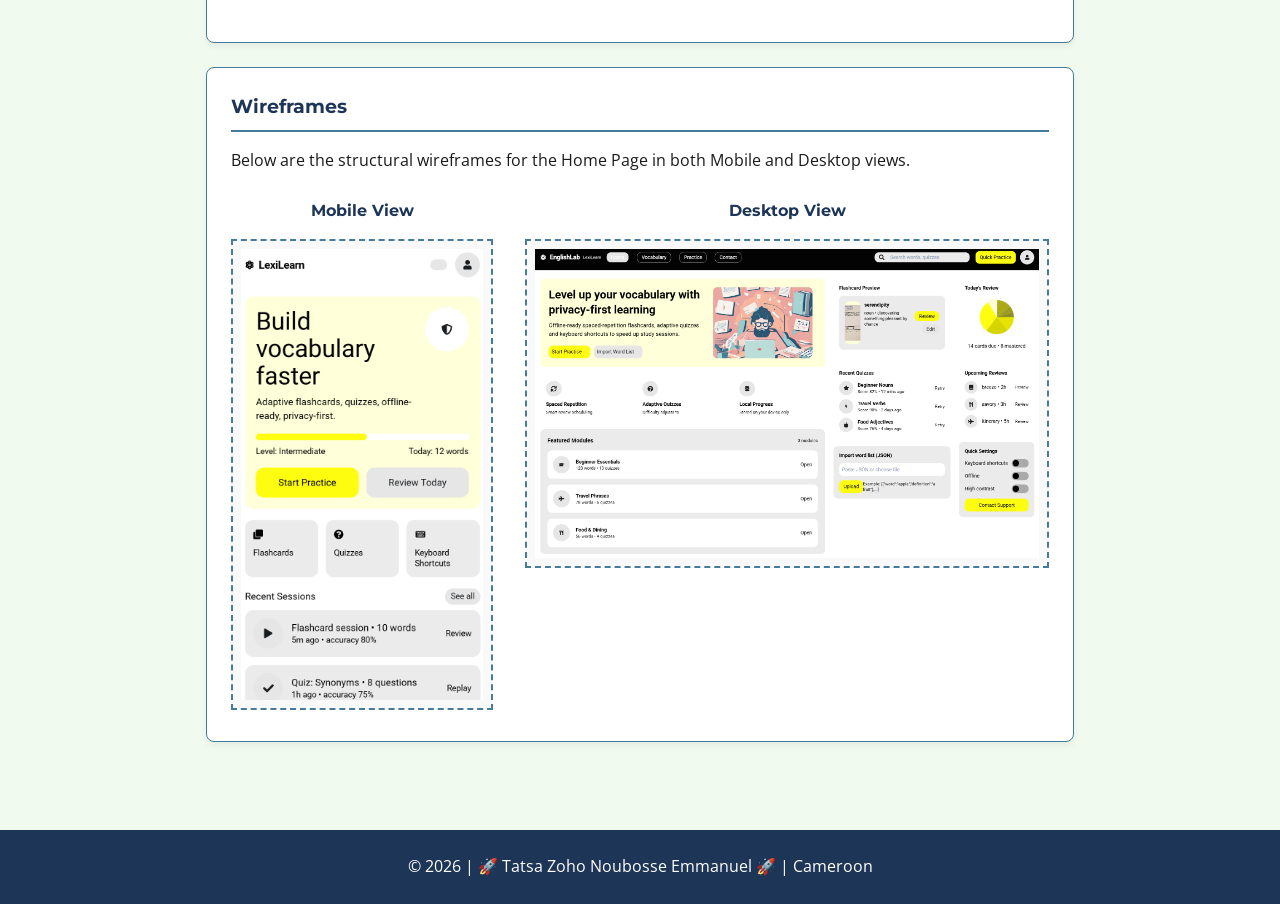
<file: project/siteplan.html>
<!DOCTYPE html>
<html lang="en">
<head>
    <meta charset="UTF-8">
    <meta name="viewport" content="width=device-width, initial-scale=1.0">
    <title>Site Plan - Interactive ESL Learning Hub</title>
    <meta name="description" content="Website planning document for the Interactive ESL Learning Hub project in WDD 131.">
    <meta name="author" content="Tatsa Zoho Noubosse Emmanuel">
    
    <!-- Google Fonts -->
    <link rel="preconnect" href="https://fonts.googleapis.com">
    <link rel="preconnect" href="https://fonts.gstatic.com" crossorigin>
    <link href="https://fonts.googleapis.com/css2?family=Montserrat:wght@500;700&family=Open+Sans:wght@400;600&display=swap" rel="stylesheet">
    
    <!-- CSS File -->
    <link rel="stylesheet" href="styles/siteplan.css">
</head>
<body>
    <header>
        <h1>Site Plan: Interactive ESL Learning Hub</h1>
        <h2>Tatsa Zoho Noubosse Emmanuel | WDD 131</h2>
    </header>

    <main>
        <!-- Site Name -->
        <section>
            <h3>Site Name</h3>
            <p><strong>Name:</strong> EnglishLab - LexiLearn </p>
            <p><strong>Reason:</strong> The name represents the intent of the site, which is taking a step forward in language proficiency. It is memorable, positive, and sounds accessible to pre-intermediate learners seeking a welcoming environment for conversational practice.</p>
        </section>

        <!-- Site Purpose -->
        <section>
            <h3>Site Purpose</h3>
            <p>The site serves as a practical, interactive educational tool. It provides conversational English learners with a hub to study dynamic vocabulary lists, track their learning progress via interactive flashcards/quizzes, and easily submit questions directly to instructors for further guidance.</p>
        </section>

        <!-- Scenarios -->
        <section>
            <h3>Scenarios</h3>
            <ul>
                <li>"How can I practice and test my knowledge of vocabulary word collocations for my upcoming conversational English lesson?"</li>
                <li>"Where can I find an easy-to-use contact form to ask an instructor a specific question about grammar phrasing?"</li>
            </ul>
        </section>

        <!-- Color Schema -->
        <section>
            <h3>Color Schema</h3>
            <p>The following colors are chosen to create a calm, focused, yet encouraging educational environment. <em>Note: These colors are actively applied to this site plan document.</em></p>
            <table class="design-table">
                <tr>
                    <th>Color</th>
                    <th>Hex Code</th>
                    <th>Usage</th>
                </tr>
                <tr>
                    <td class="color-box primary-color">Primary Navy</td>
                    <td>#1D3557</td>
                    <td>Header background, main headings (h3), footer background.</td>
                </tr>
                <tr>
                    <td class="color-box secondary-color">Accent Blue</td>
                    <td>#457B9D</td>
                    <td>Borders, table headers, and emphasized text.</td>
                </tr>
                <tr>
                    <td class="color-box light-color">Off-White</td>
                    <td>#F1FAEE</td>
                    <td>Main body background to reduce eye strain.</td>
                </tr>
                <tr>
                    <td class="color-box dark-color">Charcoal</td>
                    <td>#1A1A1A</td>
                    <td>Main body text for high contrast and readability.</td>
                </tr>
            </table>
        </section>

        <!-- Typography -->
        <section>
            <h3>Typography</h3>
            <p><em>Note: These fonts are actively applied to this site plan document.</em></p>
            <ul>
                <li><strong>Headings:</strong> <em>'Montserrat', sans-serif</em>. Used for the site title, header, and all section headings (h1, h2, h3) to provide a clean, modern structure.</li>
                <li><strong>Body Text:</strong> <em>'Open Sans', sans-serif</em>. Used for paragraphs, lists, and table data. Selected for its excellent readability for ESL learners.</li>
            </ul>
        </section>

        <!-- Wireframes -->
        <section>
            <h3>Wireframes</h3>
            <p>Below are the structural wireframes for the Home Page in both Mobile and Desktop views.</p>
            
            <div class="wireframe-container">
                <div class="wireframe">
                    <h4>Mobile View</h4>
                    <!-- Note: Save your mobile wireframe as wireframe-mobile.png in your images folder -->
                    <img src="images/wireframe-mobile.png" alt="Sketch of the mobile home page layout" width="300" loading="lazy">
                </div>
                <div class="wireframe">
                    <h4>Desktop View</h4>
                    <!-- Note: Save your desktop wireframe as wireframe-desktop.png in your images folder -->
                    <img src="images/wireframe-desktop.png" alt="Sketch of the desktop home page layout" width="600" loading="lazy">
                </div>
            </div>
        </section>
    </main>

    <footer>
        <p>&copy; <span id="currentyear">2026</span> | 🚀 Tatsa Zoho Noubosse Emmanuel 🚀 | Cameroon</p>
    </footer>
</body>
</html>
</file>
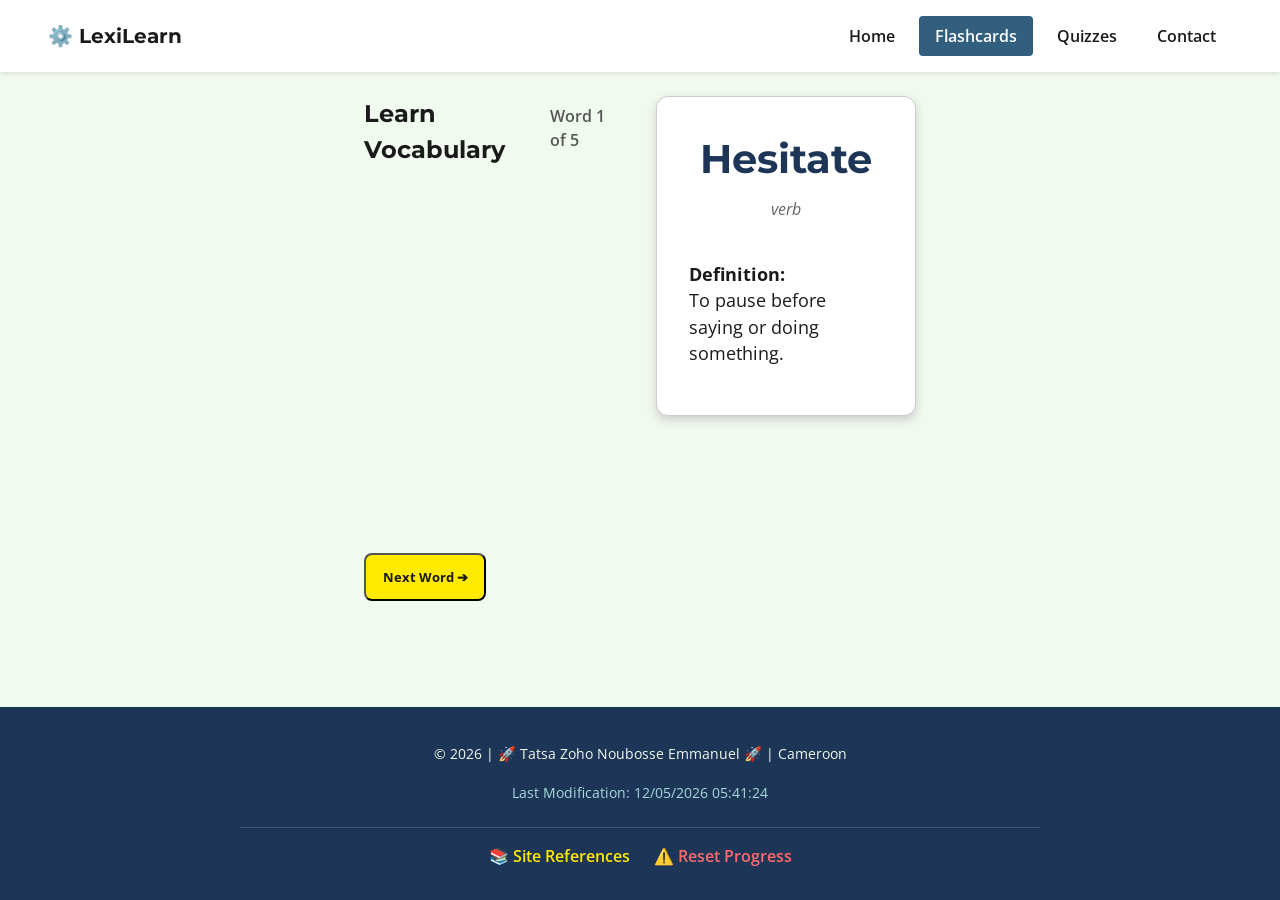
<file: project/study.html>
<!DOCTYPE html>
<html lang="en">
<head>
    <meta charset="UTF-8">
    <meta name="viewport" content="width=device-width, initial-scale=1.0">
    <title>Learn - LexiLearn</title>
    <link rel="preconnect" href="https://fonts.googleapis.com">
    <link rel="preconnect" href="https://fonts.gstatic.com" crossorigin>
    <link href="https://fonts.googleapis.com/css2?family=Montserrat:wght@500;700&family=Open+Sans:wght@400;600&display=swap" rel="stylesheet">
    <link rel="stylesheet" href="styles/style.css">
    <script src="scripts/main.js" defer></script>
</head>
<body>
    <header>
        <div class="logo"><span class="icon">⚙️</span> LexiLearn</div>
        <button id="menu-btn" aria-label="Toggle Menu">☰</button>
        <nav id="main-nav" class="navigation">
            <a href="index.html">Home</a>
            <a href="study.html" class="active">Flashcards</a>
            <a href="quiz.html">Quizzes</a>
            <a href="contact.html">Contact</a>
        </nav>
    </header>

    <main class="practice-main">
        <div class="practice-header">
            <h1>Learn Vocabulary</h1>
            <p id="card-counter">Word 1 of 5</p>
        </div>

        <div id="flashcard-container" class="flashcard">
            <!-- JS Template Literals will inject the word and definition here -->
        </div>

        <div id="study-controls" class="action-buttons">
            <button id="btn-next-word" class="btn primary-btn" style="width: 100%;">Next Word ➔</button>
        </div>

        <div id="completion-screen" class="completion-card hidden">
            <h2>Words Added to Memory! 🧠</h2>
            <p>You have studied these words. Now it is time to test your knowledge.</p>
            <div class="action-buttons" style="margin-top: 1.5rem;">
                <a href="index.html" class="btn secondary-btn">Dashboard</a>
                <a href="quiz.html" class="btn primary-btn">Take Quiz Now</a>
            </div>
        </div>
    </main>

    <footer class="site-footer">
        <div class="footer-content">
            <p>&copy; <span id="currentyear"></span> | 🚀 Tatsa Zoho Noubosse Emmanuel 🚀 | Cameroon</p>
            <p id="lastModified" class="mod-date"></p>
            <div class="footer-actions">
                <a href="references.html" class="reference-link">📚 Site References</a>
                <button id="reset-btn" class="reset-link">⚠️ Reset Progress</button>
            </div>
        </div>
    </footer>
</body>
</html>
</file>
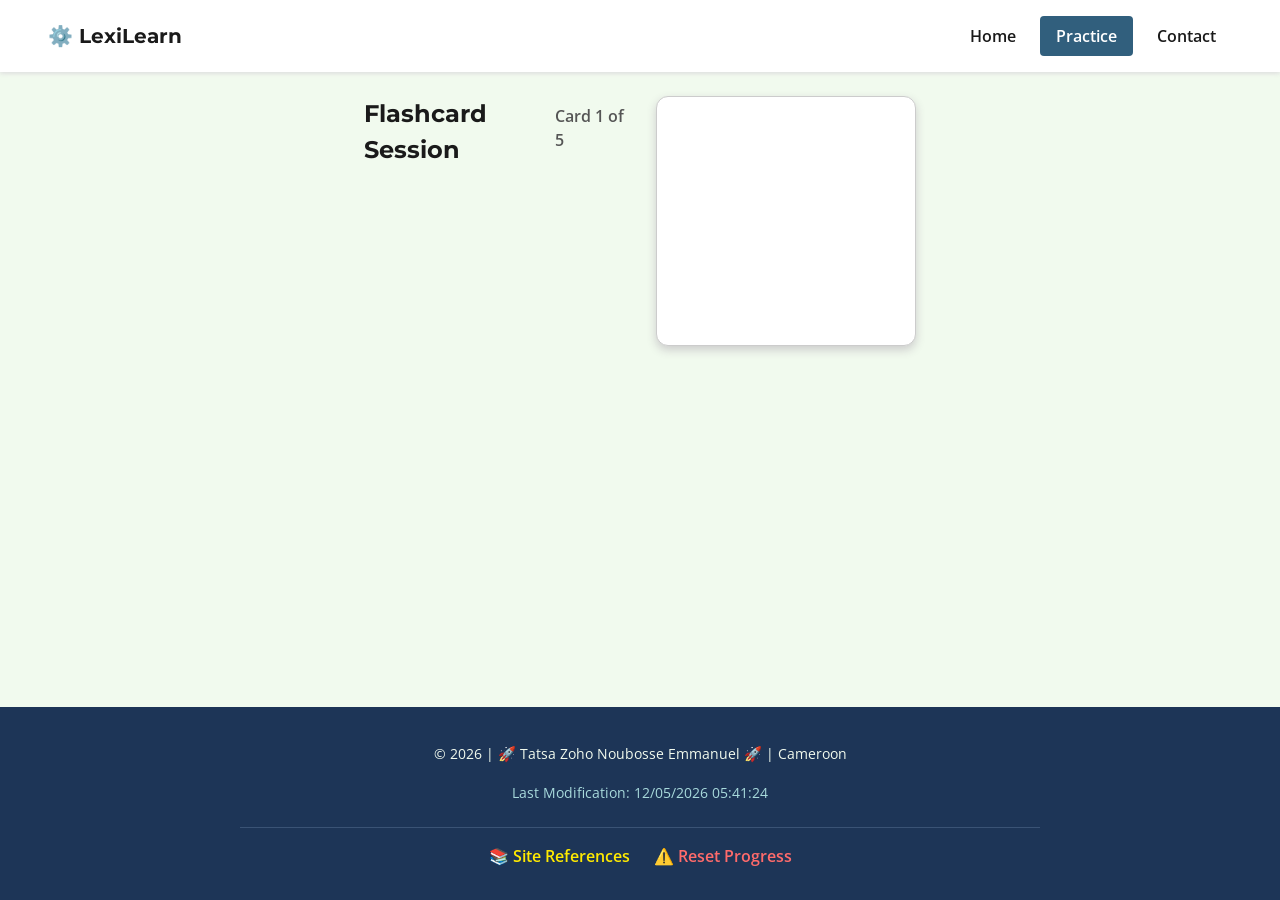
<file: project/vocabulary.html>
<!DOCTYPE html>
<html lang="en">
<head>
    <meta charset="UTF-8">
    <meta name="viewport" content="width=device-width, initial-scale=1.0">
    <title>Practice - LexiLearn</title>
    <meta name="description" content="Practice A2-B1 conversational English vocabulary with interactive flashcards.">
    <meta name="author" content="Tatsa Zoho Noubosse Emmanuel">
    
    <link rel="preconnect" href="https://fonts.googleapis.com">
    <link rel="preconnect" href="https://fonts.gstatic.com" crossorigin>
    <link href="https://fonts.googleapis.com/css2?family=Montserrat:wght@500;700&family=Open+Sans:wght@400;600&display=swap" rel="stylesheet">
    
    <link rel="stylesheet" href="styles/style.css">
    <script src="scripts/main.js" defer></script>
</head>
<body>
    <header>
        <div class="logo">
            <span class="icon">⚙️</span> LexiLearn
        </div>
        <button id="menu-btn" aria-label="Toggle Menu">☰</button>
        <nav id="main-nav" class="navigation">
            <a href="index.html">Home</a>
            <a href="vocabulary.html" class="active">Practice</a>
            <a href="contact.html">Contact</a>
        </nav>
    </header>

    <main class="practice-main">
        <div class="practice-header">
            <h1>Flashcard Session</h1>
            <p id="card-counter">Card 1 of 5</p>
        </div>

        <!-- Dynamic Flashcard Container -->
        <div id="flashcard-container" class="flashcard">
            <!-- JavaScript will inject the card content here using Template Literals -->
        </div>

        <!-- Scoring Controls (Hidden until the card is flipped) -->
        <div id="score-controls" class="action-buttons hidden">
            <button id="btn-needs-practice" class="btn danger-btn">Needs Practice</button>
            <button id="btn-got-it" class="btn success-btn">Got It!</button>
        </div>

        <!-- Completion Screen (Hidden by default) -->
        <div id="completion-screen" class="completion-card hidden">
            <h2>Session Complete! 🎉</h2>
            <p id="final-score-text">You got 0 out of 5 correct.</p>
            <div class="action-buttons" style="margin-top: 1.5rem;">
                <a href="index.html" class="btn secondary-btn">Back to Dashboard</a>
                <button id="btn-restart" class="btn primary-btn">Practice Again</button>
            </div>
        </div>
    </main>

    <footer class="site-footer">
        <div class="footer-content">
            <p>&copy; <span id="currentyear"></span> | 🚀 Tatsa Zoho Noubosse Emmanuel 🚀 | Cameroon</p>
            <p id="lastModified" class="mod-date"></p>
            <div class="footer-actions">
                <a href="references.html" class="reference-link">📚 Site References</a>
                <button id="reset-btn" class="reset-link">⚠️ Reset Progress</button>
            </div>
        </div>
    </footer>
</body>
</html>
</file>
<file: styles/base.css>
/* --- Global Variables & Resets --- */
:root {
    --primary-color: #23527c;
    --secondary-color: #333333;
    --bg-color: #f4f4f4;
    --text-color: #333333;
    --font-heading: 'Montserrat', sans-serif;
    --font-body: 'Open Sans', sans-serif;
}

* {
    margin: 0;
    padding: 0;
    box-sizing: border-box;
}

body {
    font-family: var(--font-body);
    color: var(--text-color);
    background-color: #ffffff;
    line-height: 1.6;
}

/* --- Header & Navigation --- */
header {
    background-color: #ffffff;
}

header span#course-title {
    display: block;
    background-color: var(--primary-color);
    color: #ffffff;
    text-align: center;
    padding: 1.5rem;
    font-family: var(--font-heading);
    font-size: 1.5rem;
}

nav {
    display: flex;
    justify-content: space-around;
    align-items: center;
    background-color: var(--secondary-color);
    padding: 0.5rem;
}

nav a {
    color: #ffffff;
    text-decoration: none;
    padding: 0.75rem 1.5rem;
    font-family: var(--font-heading);
    transition: background-color 0.3s ease;
}

nav a:hover {
    background-color: #454545; 
    border-radius: 4px;
}

/* --- Main Layout --- */
main {
    max-width: 900px;
    margin: 0 auto;
    padding: 2rem 1rem;
}

main h1 {
    text-align: center;
    font-family: var(--font-heading);
    font-size: 2.2rem;
    margin-bottom: 2rem;
    font-weight: normal;
}

/* CSS Grid for Content Cards */
.card-grid {
    display: grid;
    grid-template-columns: 2fr 1fr;
    gap: 1.5rem;
}

/* --- Card Styling --- */
.card {
    border: 1px solid #cccccc;
    border-radius: 8px;
    overflow: hidden;
    background-color: #ffffff;
}

.card h2 {
    background-color: var(--primary-color);
    color: #ffffff;
    text-align: center;
    padding: 0.75rem;
    font-family: var(--font-heading);
    font-size: 1.2rem;
}

.about-content, .country-info {
    display: flex;
    gap: 1rem;
    padding: 1rem;
    align-items: flex-start;
}

.about-content p, .country-info p {
    flex: 1;
    font-size: 0.95rem;
}

.card h3 {
    text-align: center;
    border-top: 1px solid #dddddd;
    border-bottom: 1px solid #dddddd;
    padding: 0.5rem;
    margin: 0 1rem;
    font-family: var(--font-heading);
}

.card ul {
    padding: 1.5rem 2rem;
}

.card ul li {
    margin-bottom: 0.5rem;
}

.card ul li a {
    color: var(--primary-color);
    text-decoration: none;
}

.card ul li a:hover {
    text-decoration: underline;
}

/* --- Flag Container & Caption --- */
.flag-container {
    display: flex;
    flex-direction: column;
    align-items: center;
    gap: 0.5rem;
    flex-shrink: 0;
}

.flag-container .caption {
    font-size: 0.75rem;
    font-style: italic;
    text-align: center;
    margin: 0;
}

/* --- Footer --- */
footer {
    background-color: var(--primary-color);
    color: #ffffff;
    text-align: center;
    padding: 1.5rem;
    margin-top: 2rem;
}

footer p {
    margin-bottom: 0.5rem;
}

#lastModified {
    color: #ffd700;
    font-size: 0.9rem;
}

/* --- Responsive Media Queries --- */
@media screen and (max-width: 768px) {
    .card-grid {
        grid-template-columns: 1fr;
    }
    nav {
        flex-direction: column;
    }
    nav a {
        width: 100%;
        text-align: center;
        padding: 1rem;
    }
}
</file>
<file: project/styles/style.css>
/* --- Global Variables --- */
:root {
    --primary-navy: #1D3557;
    --accent-blue: #457B9D;
    --bg-offwhite: #F1FAEE;
    --text-charcoal: #1A1A1A;
    --btn-yellow: #ffea00;
    --btn-yellow-hover: #e6d300;
    --card-bg: #ffffff;
    --gray-bg: #eeeeee;
    --font-heading: 'Montserrat', sans-serif;
    --font-body: 'Open Sans', sans-serif;
}

* {
    margin: 0;
    padding: 0;
    box-sizing: border-box;
}

body {
    background-color: var(--bg-offwhite);
    color: var(--text-charcoal);
    font-family: var(--font-body);
    line-height: 1.5;
    display: flex;
    flex-direction: column;
    min-height: 100vh;
}

h1, h2, h3, h4 {
    font-family: var(--font-heading);
}

/* --- Header & Navigation --- */
header {
    background-color: var(--card-bg);
    padding: 1rem 1.5rem;
    display: flex;
    justify-content: space-between;
    align-items: center;
    box-shadow: 0 2px 4px #e0e0e0;
    position: relative;
}

.logo {
    font-weight: 700;
    font-size: 1.25rem;
    font-family: var(--font-heading);
    color: var(--text-charcoal);
}

#menu-btn {
    font-size: 1.5rem;
    background: none;
    border: none;
    cursor: pointer;
    color: var(--primary-navy);
}

.navigation {
    display: none;
    flex-direction: column;
    position: absolute;
    top: 100%;
    left: 0;
    width: 100%;
    background-color: var(--primary-navy);
    z-index: 10;
}

.navigation.open {
    display: flex;
}

.navigation a {
    color: var(--bg-offwhite);
    text-decoration: none;
    padding: 1rem;
    text-align: center;
    font-weight: 600;
    border-bottom: 1px solid rgba(255,255,255,0.1);
}

.navigation a:hover, .navigation a.active {
    background-color: var(--accent-blue);
}

/* --- Main Content Layout --- */
main {
    padding: 1.5rem;
    max-width: 1200px;
    margin: 0 auto;
    width: 100%;
    flex-grow: 1;
}

/* --- Hero Card --- */
.hero-card {
    background-color: #fffae6; 
    border-radius: 12px;
    padding: 1.5rem;
    margin-bottom: 1.5rem;
}

.hero-header {
    display: flex;
    justify-content: space-between;
    align-items: flex-start;
    margin-bottom: 1rem;
}

.hero-header h1 {
    font-size: 2.2rem;
    line-height: 1.1;
    color: var(--text-charcoal);
    max-width: 70%;
}

.shield-icon {
    background-color: var(--card-bg);
    border-radius: 50%;
    width: 50px;
    height: 50px;
    display: flex;
    justify-content: center;
    align-items: center;
    font-size: 1.5rem;
    box-shadow: 0 2px 5px #e0e0e0;
}

.subtitle {
    margin-bottom: 1.5rem;
    font-size: 0.95rem;
}

.progress-bar {
    background-color: var(--card-bg);
    height: 8px;
    border-radius: 4px;
    margin-bottom: 1rem;
    overflow: hidden;
}

.progress-fill {
    background-color: var(--btn-yellow);
    width: 0%; 
    height: 100%;
    transition: width 0.4s ease; /* Adds a nice smooth animation when it loads */
}

.stats-row {
    display: flex;
    justify-content: space-between;
    font-size: 0.9rem;
    font-weight: 600;
    margin-bottom: 1.5rem;
}

.action-buttons {
    display: grid;
    grid-template-columns: 1fr 1fr;
    gap: 1rem;
}

.btn {
    text-align: center;
    padding: 0.8rem;
    border-radius: 8px;
    text-decoration: none;
    font-weight: 700;
    font-family: var(--font-body);
    transition: background-color 0.2s;
}

.primary-btn {
    background-color: var(--btn-yellow);
    color: var(--text-charcoal);
}

.primary-btn:hover {
    background-color: var(--btn-yellow-hover);
}

.secondary-btn {
    background-color: var(--gray-bg);
    color: var(--text-charcoal);
}

.secondary-btn:hover {
    background-color: #dddddd;
}

/* --- Quick Links Grid --- */
.quick-links {
    display: grid;
    grid-template-columns: repeat(3, 1fr);
    gap: 0.75rem;
    margin-bottom: 2rem;
}

.link-card {
    background-color: var(--gray-bg);
    border-radius: 8px;
    padding: 1rem 0.5rem;
    text-align: center;
    text-decoration: none;
    color: var(--text-charcoal);
    transition: transform 0.2s;
}

.link-card:hover {
    transform: translateY(-2px);
    background-color: #e0e0e0;
}

.card-icon {
    font-size: 1.5rem;
    display: block;
    margin-bottom: 0.5rem;
}

.link-card h2 {
    font-size: 0.95rem; 
}

/* --- Recent Sessions --- */
.section-header {
    display: flex;
    justify-content: space-between;
    align-items: center;
    margin-bottom: 1rem;
}

.section-header h2 {
    font-size: 1.1rem;
}

.see-all {
    background-color: #dddddd;
    border: none;
    padding: 0.3rem 0.8rem;
    border-radius: 20px;
    font-weight: 600;
    font-size: 0.8rem;
    cursor: pointer;
}

.session-card {
    background-color: var(--gray-bg);
    border-radius: 8px;
    padding: 1rem;
    margin-bottom: 0.75rem;
    display: flex;
    align-items: center;
    gap: 1rem;
}

.play-btn {
    background-color: var(--card-bg);
    width: 40px;
    height: 40px;
    border-radius: 50%;
    display: flex;
    justify-content: center;
    align-items: center;
    font-size: 0.8rem;
}

.session-info {
    flex-grow: 1;
}

.session-info h4 {
    font-size: 0.9rem;
    margin-bottom: 0.2rem;
}

.session-info p {
    font-size: 0.75rem;
    color: #555555;
}

.action-text {
    font-size: 0.85rem;
    font-weight: 600;
}

/* --- Footer --- */
footer {
    background-color: var(--primary-navy);
    color: var(--bg-offwhite);
    text-align: center;
    padding: 1.5rem;
    margin-top: auto;
}

footer p {
    margin: 0.3rem 0;
    font-size: 0.9rem;
}

.reference-link a {
    color: var(--btn-yellow);
    text-decoration: underline;
}

/* --- Desktop Media Query --- */
@media screen and (min-width: 768px) {
    header {
        padding: 1rem 3rem;
    }
    
    #menu-btn {
        display: none; /* Hide hamburger on desktop */
    }

    .navigation {
        display: flex;
        flex-direction: row;
        position: static;
        width: auto;
        background-color: transparent;
    }

    .navigation a {
        color: var(--text-charcoal);
        border-bottom: none;
        padding: 0.5rem 1rem;
        border-radius: 4px;
        margin-left: 0.5rem;
    }

    .navigation a:hover, .navigation a.active {
        background-color: #315f7d; 
        color: #ffffff; 
    }
    }

    /* Side-by-Side Desktop Layout */
    main {
        display: grid;
        grid-template-columns: 1fr 1fr;
        gap: 2rem;
        align-items: start;
    }

    .hero-card {
        grid-column: 1 / 2;
        grid-row: 1 / 3;
        margin-bottom: 0;
    }

    .quick-links {
        grid-column: 2 / 3;
        grid-row: 1 / 2;
        margin-bottom: 0;
    }

    .recent-sessions {
        grid-column: 2 / 3;
        grid-row: 2 / 3;
    }


.empty-state {
    color: #666666;
    font-style: italic;
    text-align: center;
    padding: 2rem 1rem;
    background-color: var(--gray-bg);
    border-radius: 8px;
    border: 2px dashed #cccccc;
}

/* --- Vocabulary Practice Specific Styles --- */
.practice-main {
    max-width: 600px; /* Narrower for focus mode */
}

.practice-header {
    display: flex;
    justify-content: space-between;
    align-items: baseline;
    margin-bottom: 1.5rem;
}

.practice-header h1 {
    font-size: 1.5rem;
}

#card-counter {
    font-weight: 600;
    color: #555555;
}

.flashcard {
    background-color: #ffffff;
    border: 1px solid #cccccc;
    border-radius: 12px;
    padding: 2rem;
    text-align: center;
    box-shadow: 0 4px 10px #cccccc; 
    margin-bottom: 1.5rem;
    min-height: 250px;
    display: flex;
    flex-direction: column;
    justify-content: center;
}

.card-front h2 {
    font-size: 2.5rem;
    color: var(--primary-navy);
    margin-bottom: 0.5rem;
}

.word-type {
    font-style: italic;
    color: #666666;
    margin-bottom: 1.5rem;
}

.card-back {
    border-top: 1px dashed #cccccc;
    padding-top: 1.5rem;
    margin-top: 1rem;
    text-align: left;
}

.card-back .definition {
    font-size: 1.1rem;
    margin-bottom: 1rem;
}

.card-back .example {
    color: #444444;
    background-color: #f9f9f9;
    padding: 1rem;
    border-left: 4px solid var(--accent-blue);
    border-radius: 4px;
}

/* Scoring Buttons */
.success-btn {
    background-color: #2ecc71; /* Green */
    color: #ffffff;
}
.success-btn:hover {
    background-color: #27ae60;
}

.danger-btn {
    background-color: #e74c3c; /* Red */
    color: #ffffff;
}
.danger-btn:hover {
    background-color: #c0392b;
}

/* Completion Screen */
.completion-card {
    background-color: #ffffff;
    border: 2px solid var(--btn-yellow);
    border-radius: 12px;
    padding: 3rem 2rem;
    text-align: center;
    box-shadow: 0 4px 10px #cccccc;
}

.completion-card h2 {
    font-size: 2rem;
    color: var(--primary-navy);
    margin-bottom: 1rem;
}

.completion-card p {
    font-size: 1.2rem;
}

/* Utilities */
.hidden {
    display: none !important;
}

/* --- Reset Button --- */
.reset-link {
    background: none;
    border: none;
    color: #ff9999; 
    cursor: pointer;
    font-family: var(--font-body);
    font-weight: 600;
    font-size: 1rem;
    transition: color 0.3s;
}

.reset-link:hover {
    color: #ffb3b3; 
    text-decoration: underline;
}

/* --- Polished Site Footer --- */
.site-footer {
    background-color: var(--primary-navy);
    color: var(--bg-offwhite);
    padding: 2rem 1rem;
    margin-top: auto;
}

.footer-content {
    max-width: 800px;
    margin: 0 auto;
    text-align: center;
    display: flex;
    flex-direction: column;
    gap: 0.5rem;
}

.mod-date {
    color: #a8dadc;
    font-size: 0.85rem;
    margin-bottom: 1rem;
}

.footer-actions {
    display: flex;
    justify-content: center;
    align-items: center;
    gap: 1.5rem;
    flex-wrap: wrap;
    border-top: 1px solid #3a5375; 
    padding-top: 1rem;
}

.reference-link {
    color: var(--btn-yellow);
    text-decoration: none;
    font-weight: 600;
    transition: color 0.3s;
}

.reference-link:hover {
    color: var(--btn-yellow-hover);
    text-decoration: underline;
}

.reset-link {
    background: none;
    border: none;
    color: #ff6b6b;
    cursor: pointer;
    font-family: var(--font-body);
    font-weight: 600;
    font-size: 1rem;
    transition: color 0.3s;
}

.reset-link:hover {
    color: #ff4757;
    text-decoration: underline;
}

/* --- Quiz Immediate Feedback Styles --- */
.quiz-option {
    text-align: left;
    display: flex;
    align-items: center;
    gap: 10px;
    padding: 1rem;
    font-size: 1rem;
}

.quiz-option:disabled {
    cursor: default;
}

.status-icon {
    font-weight: bold;
    font-size: 1.2rem;
    min-width: 20px;
}

.correct-answer {
    background-color: #d4edda !important; /* Pale Green */
    border-color: #c3e6cb !important;
    color: #155724 !important;
}

.wrong-answer {
    background-color: #f8d7da !important; /* Pale Red */
    border-color: #f5c6cb !important;
    color: #721c24 !important;
    opacity: 0.75; /* Slightly dim the wrong answers */
}

.footer-actions a,
.footer-actions button,
.footer-actions p {
    margin: 0;
}

/* --- Contact Form Styles --- */
.contact-main {
    display: flex;
    justify-content: center;
    align-items: flex-start;
}

.form-container {
    background-color: #ffffff;
    border: 1px solid #cccccc;
    border-radius: 12px;
    padding: 2rem;
    width: 100%;
    max-width: 600px;
    box-shadow: 0 4px 10px #cccccc;
}

.contact-form {
    display: flex;
    flex-direction: column;
    gap: 1.25rem;
}

.form-group {
    display: flex;
    flex-direction: column;
    gap: 0.5rem;
}

.contact-form label, .contact-form legend {
    font-weight: 700;
    font-size: 0.95rem;
    color: var(--primary-navy);
}

.contact-form fieldset {
    border: none;
}

.contact-form input[type="text"],
.contact-form input[type="email"],
.contact-form select,
.contact-form textarea {
    width: 100%;
    padding: 0.75rem;
    border: 1px solid #cccccc;
    border-radius: 6px;
    font-family: var(--font-body);
    font-size: 1rem;
}

.radio-wrapper {
    display: flex;
    align-items: center;
    gap: 0.5rem;
    margin-top: 0.5rem;
}

.radio-wrapper label {
    font-weight: 400;
    color: var(--text-charcoal);
}

.submit-btn {
    margin-top: 1rem;
    font-size: 1.1rem;
    border: none;
    cursor: pointer;
}
</file>
<file: styles/form.css>
:root {
    --primary-color: #2b002b; 
    --bg-color: #d8cdd8; 
    --text-color: #111111;
    --light-color: #ffffff;
    --accent-color: #ffd700;
    --border-color: #cccccc;
    --font-family: 'Roboto', sans-serif;
}

* {
    box-sizing: border-box;
    margin: 0;
    padding: 0;
}

body {
    font-family: var(--font-family);
    color: var(--text-color);
    background-color: var(--light-color);
    display: flex;
    flex-direction: column;
    min-height: 100vh;
}

/* Header & Footer */
header {
    background-color: var(--primary-color);
    color: var(--light-color);
    text-align: center;
    padding: 1.5rem;
}

footer {
    background-color: var(--primary-color);
    color: var(--light-color);
    text-align: center;
    padding: 1.5rem;
    margin-top: auto;
}

footer p {
    margin: 0.5rem 0;
}

#lastModified {
    color: var(--accent-color);
}

/* Form Container */
main {
    margin: 2rem auto;
    padding: 1.5rem;
    background-color: var(--bg-color);
    border-radius: 4px;
    width: 95%;
    max-width: 600px;
}

.review-form {
    display: flex;
    flex-direction: column;
    gap: 1.5rem;
}

/* Form Groups & Labels */
.form-group {
    display: flex;
    flex-direction: column;
    gap: 0.5rem;
}

label, legend {
    font-weight: 700;
    font-size: 1rem;
}

fieldset {
    border: none;
}

.subtitle {
    font-style: italic;
    font-weight: 400;
    font-size: 0.9rem;
}

.optional {
    color: #0000ee;
    font-size: 0.9rem;
    font-weight: 400;
}


input[type="text"],
input[type="date"],
select,
textarea {
    width: 100%;
    padding: 0.75rem;
    border: 1px solid var(--border-color);
    border-radius: 4px;
    font-family: var(--font-family);
    font-size: 1rem;
}

textarea {
    resize: vertical;
}


.star-rating {
    display: flex;
    gap: 1rem;
    align-items: flex-end;
    margin-top: 0.5rem;
}

.star-wrapper {
    display: flex;
    flex-direction: column;
    align-items: center;
}

.star-label {
    font-size: 1.2rem;
    margin-bottom: 0.25rem;
    font-weight: 400;
    cursor: pointer;
}


.features-group {
    display: flex;
    flex-direction: column;
    gap: 0.5rem;
}

.checkbox-wrapper {
    display: flex;
    align-items: center;
    gap: 0.5rem;
}

.checkbox-wrapper label {
    font-weight: 700;
    cursor: pointer;
}

.checkbox-wrapper input[type="checkbox"] {
    width: 1.2rem;
    height: 1.2rem;
}

/* Submit Button */
.submit-btn {
    background-color: var(--light-color);
    color: var(--text-color);
    font-weight: 700;
    font-size: 1.2rem;
    padding: 1rem;
    border: 1px solid #999999;
    border-radius: 4px;
    cursor: pointer;
    transition: background-color 0.3s;
    margin-top: 1rem;
}

.submit-btn:hover {
    background-color: #eeeeee;
}

/* Confirmation Page Styles */
.confirmation-container {
    text-align: center;
    background-color: var(--light-color);
}

.confirmation-container h2 {
    color: var(--primary-color);
    margin-bottom: 1rem;
    font-size: 2rem;
}

.review-counter {
    margin: 1.5rem 0;
    font-size: 1.2rem;
    background-color: var(--bg-color);
    padding: 1rem;
    border-radius: 4px;
}

.return-link {
    display: inline-block;
    background-color: var(--primary-color);
    color: var(--light-color);
    text-decoration: none;
    padding: 0.75rem 1.5rem;
    border-radius: 4px;
    font-weight: 700;
    margin-top: 1rem;
}

.return-link:hover {
    background-color: #1a001a;
}

@media screen and (min-width: 600px) {
    main {
        padding: 2.5rem;
    }
}
</file>
<file: styles/place.css>
:root {
    --primary-color: #007a5e; 
    --secondary-color: #ce1126; 
    --accent-color: #fcd116; 
    --text-dark: #222222;
    --bg-light: #f4f6f5;
    --font-heading: 'Merriweather', serif;
    --font-body: 'Open Sans', sans-serif;
}

* {
    margin: 0;
    padding: 0;
    box-sizing: border-box;
}

body {
    font-family: var(--font-body);
    background-color: var(--bg-light);
    color: var(--text-dark);
    line-height: 1.6;
}

/* --- Header --- */
header {
    background-color: var(--secondary-color);
    color: #ffffff; 
    text-align: center;
    padding: 1.5rem;
    border-bottom: 8px solid var(--primary-color);
}

header h1 {
    font-family: var(--font-heading);
    letter-spacing: 1px;
}

/* --- Main Layout --- */
main {
    width: 100%;
    margin: 0 auto;
    padding: 0;
}

.hero-container {
    display: flex;
    flex-direction: column;
    position: relative;
}

.hero-container img {
    width: 100%;
    height: auto;
    display: block;
    object-fit: cover;
}

/* --- Info Cards (Mobile View) --- */
.info-card {
    background-color: #ffffff; 
    padding: 1.5rem;
    text-align: center;
}

.info-card h2 {
    background-color: var(--primary-color);
    color: #ffffff; 
    display: inline-block;
    padding: 0.5rem 1.5rem;
    font-family: var(--font-heading);
    margin-bottom: 1rem;
}

/* Data List Layout */
.grid-list {
    display: grid;
    grid-template-columns: 1fr 1fr;
    gap: 0.5rem;
    max-width: 400px;
    margin: 0 auto;
}

.grid-list dt {
    font-weight: bold;
    text-align: right;
    padding-right: 1rem;
}

.grid-list dd {
    text-align: left;
}

/* Weather SVG Container */
.weather-icon-svg {
    margin: 1rem 0;
}

/* --- Footer --- */
footer {
    background-color: var(--secondary-color);
    color: #ffffff; 
    text-align: center;
    padding: 1.5rem;
    margin-top: 2rem;
}

footer p {
    margin: 0.5rem 0;
}

#lastModified {
    color: #ffffff;
    font-size: 0.9rem;
}

/* --- Desktop View Media Query --- */
@media (min-width: 768px) {
    
    .info-card {
        position: absolute;
        background-color: #ffffff; 
        width: 350px;
        box-shadow: 0 4px 10px #e0e0e0; 
    }

    /* Position Data Card Top Left */
    .data-card {
        top: 10%;
        left: 5%;
    }

    /* Position Weather Card Bottom Right */
    .weather-card {
        bottom: 10%;
        right: 5%;
    }

    /* Hide the mobile SVG */
    .weather-icon-svg {
        display: none; 
    }

    /* Add the pseudo-element emoticon after the Weather heading */
    .weather-title::after {
        content: " ⛅";
        font-size: 1.2rem;
    }
}
</file>
<file: styles/temples.css>
/* --- Global Variables & Resets --- */
:root {
    --primary-color: #3b0059; /* Dark Purple */
    --text-dark: #333333;
    --font-family: 'Roboto', sans-serif;
}

* {
    margin: 0;
    padding: 0;
    box-sizing: border-box;
}

body {
    font-family: var(--font-family);
    background-color: #ffffff;
    color: var(--text-dark);
}

/* --- Header & Mobile Nav --- */
header {
    background-color: var(--primary-color);
    color: #ffffff;
    display: flex;
    justify-content: space-between;
    align-items: center;
    padding: 1rem 2rem;
    position: relative;
}

header h1 {
    font-size: 1.5rem;
}

/* Hamburger Button Styling */
#menu {
    font-size: 2rem;
    border: none;
    background: none;
    color: #ffffff;
    cursor: pointer;
}

#menu::before {
    content: "☰"; /* Hamburger icon */
}

#menu.open::before {
    content: "✖"; /* X icon when open */
}

/* Navigation List (Hidden by default on mobile) */
.navigation {
    display: none;
    flex-direction: column;
    list-style: none;
    background-color: var(--primary-color);
    position: absolute;
    top: 100%;
    left: 0;
    width: 100%;
}

/* Toggled via JavaScript */
.navigation.open {
    display: flex;
}

.navigation li a {
    display: block;
    padding: 1rem;
    text-align: center;
    text-decoration: none;
    color: #ffffff;
    border-top: 1px solid #521673; /* Converted from rgba() to a solid lighter purple hex */
}

.navigation li a:hover {
    background-color: #250038; /* Converted from rgba() to a solid deep purple hex */
}

/* --- Main Content Layout --- */
main {
    max-width: 900px;
    margin: 0 auto;
    padding: 2rem 1rem;
}

main h2 {
    text-align: center;
    margin-bottom: 2rem;
}

/* CSS Grid (Mobile View: 1 Column) */
.res-grid {
    display: grid;
    grid-template-columns: 1fr;
    gap: 1.5rem;
}

figure {
    text-align: center;
}

figure img {
    width: 100%;
    max-width: 400px;
    height: auto;
    display: block;
    margin: 0 auto;
    border-radius: 4px;
    box-shadow: 0 4px 8px #e0e0e0; /* Converted from rgba() to a solid light gray hex shadow */
}

figcaption {
    margin-top: 0.5rem;
    color: var(--primary-color);
    font-weight: bold;
}

/* --- Footer --- */
footer {
    background-color: var(--primary-color);
    color: #ffffff;
    text-align: center;
    padding: 1.5rem;
    margin-top: 2rem;
}

footer p {
    margin: 0.5rem 0;
}
</file>
<file: styles/temples-large.css>
/* Media Query for larger views (Desktop/Tablet) */
@media screen and (min-width: 768px) {
    
    header {
        display: flex;
        justify-content: space-between;
        align-items: center;
    }

    #menu {
        display: none; 
    }

    .navigation {
        display: flex;
        flex-direction: row;
        position: static; 
        width: auto;
    }

    .navigation li a {
        border-top: none;
        padding: 0.5rem 1rem;
    }

    .res-grid {
        grid-template-columns: repeat(auto-fit, minmax(250px, 1fr));
    }
}
</file>
<file: project/styles/siteplan.css>
/* --- Global Variables (Color Scheme) --- */
:root {
    --primary-navy: #1D3557;
    --accent-blue: #457B9D;
    --bg-offwhite: #F1FAEE;
    --text-charcoal: #1A1A1A;
    --font-heading: 'Montserrat', sans-serif;
    --font-body: 'Open Sans', sans-serif;
}

/* --- Base Resets --- */
* {
    margin: 0;
    padding: 0;
    box-sizing: border-box;
}

body {
    background-color: var(--bg-offwhite);
    color: var(--text-charcoal);
    font-family: var(--font-body);
    line-height: 1.6;
}

/* --- Typography & Headings --- */
h1, h2, h3, h4 {
    font-family: var(--font-heading);
}

/* --- Header --- */
header {
    background-color: var(--primary-navy);
    color: #ffffff;
    text-align: center;
    padding: 2rem 1rem;
    border-bottom: 5px solid var(--accent-blue);
}

header h1 {
    font-size: 2rem;
    margin-bottom: 0.5rem;
}

header h2 {
    font-size: 1.2rem;
    font-weight: 500;
}

/* --- Main Content Layout --- */
main {
    max-width: 900px;
    margin: 0 auto;
    padding: 2rem 1rem;
}

section {
    background-color: #ffffff;
    border: 1px solid var(--accent-blue);
    border-radius: 8px;
    padding: 1.5rem;
    margin-bottom: 1.5rem;
    box-shadow: 0 4px 6px rgba(0,0,0,0.05);
}

section h3 {
    color: var(--primary-navy);
    border-bottom: 2px solid var(--accent-blue);
    padding-bottom: 0.5rem;
    margin-bottom: 1rem;
}

section p, section ul {
    margin-bottom: 1rem;
}

section ul {
    padding-left: 2rem;
}

/* --- Tables (Color Schema Display) --- */
.design-table {
    width: 100%;
    border-collapse: collapse;
    margin-top: 1rem;
}

.design-table th, .design-table td {
    border: 1px solid #cccccc;
    padding: 0.75rem;
    text-align: left;
}

.design-table th {
    background-color: var(--accent-blue);
    color: #ffffff;
    font-family: var(--font-heading);
}

/* Color swatch blocks inside the table */
.primary-color { background-color: var(--primary-navy); color: white; }
.secondary-color { background-color: var(--accent-blue); color: white; }
.light-color { background-color: var(--bg-offwhite); color: var(--text-charcoal); }
.dark-color { background-color: var(--text-charcoal); color: white; }

/* --- Wireframe Layout --- */
.wireframe-container {
    display: flex;
    flex-direction: column;
    gap: 2rem;
    margin-top: 1.5rem;
}

.wireframe {
    text-align: center;
}

.wireframe h4 {
    margin-bottom: 1rem;
    color: var(--primary-navy);
}

.wireframe img {
    max-width: 100%;
    height: auto;
    border: 2px dashed var(--accent-blue);
    padding: 0.5rem;
    background-color: #f9f9f9;
}

/* --- Footer --- */
footer {
    background-color: var(--primary-navy);
    color: #ffffff;
    text-align: center;
    padding: 1.5rem;
    margin-top: 2rem;
}

/* --- Media Queries --- */
@media screen and (min-width: 768px) {
    .wireframe-container {
        flex-direction: row;
        align-items: flex-start;
        justify-content: space-around;
    }
}
</file>
